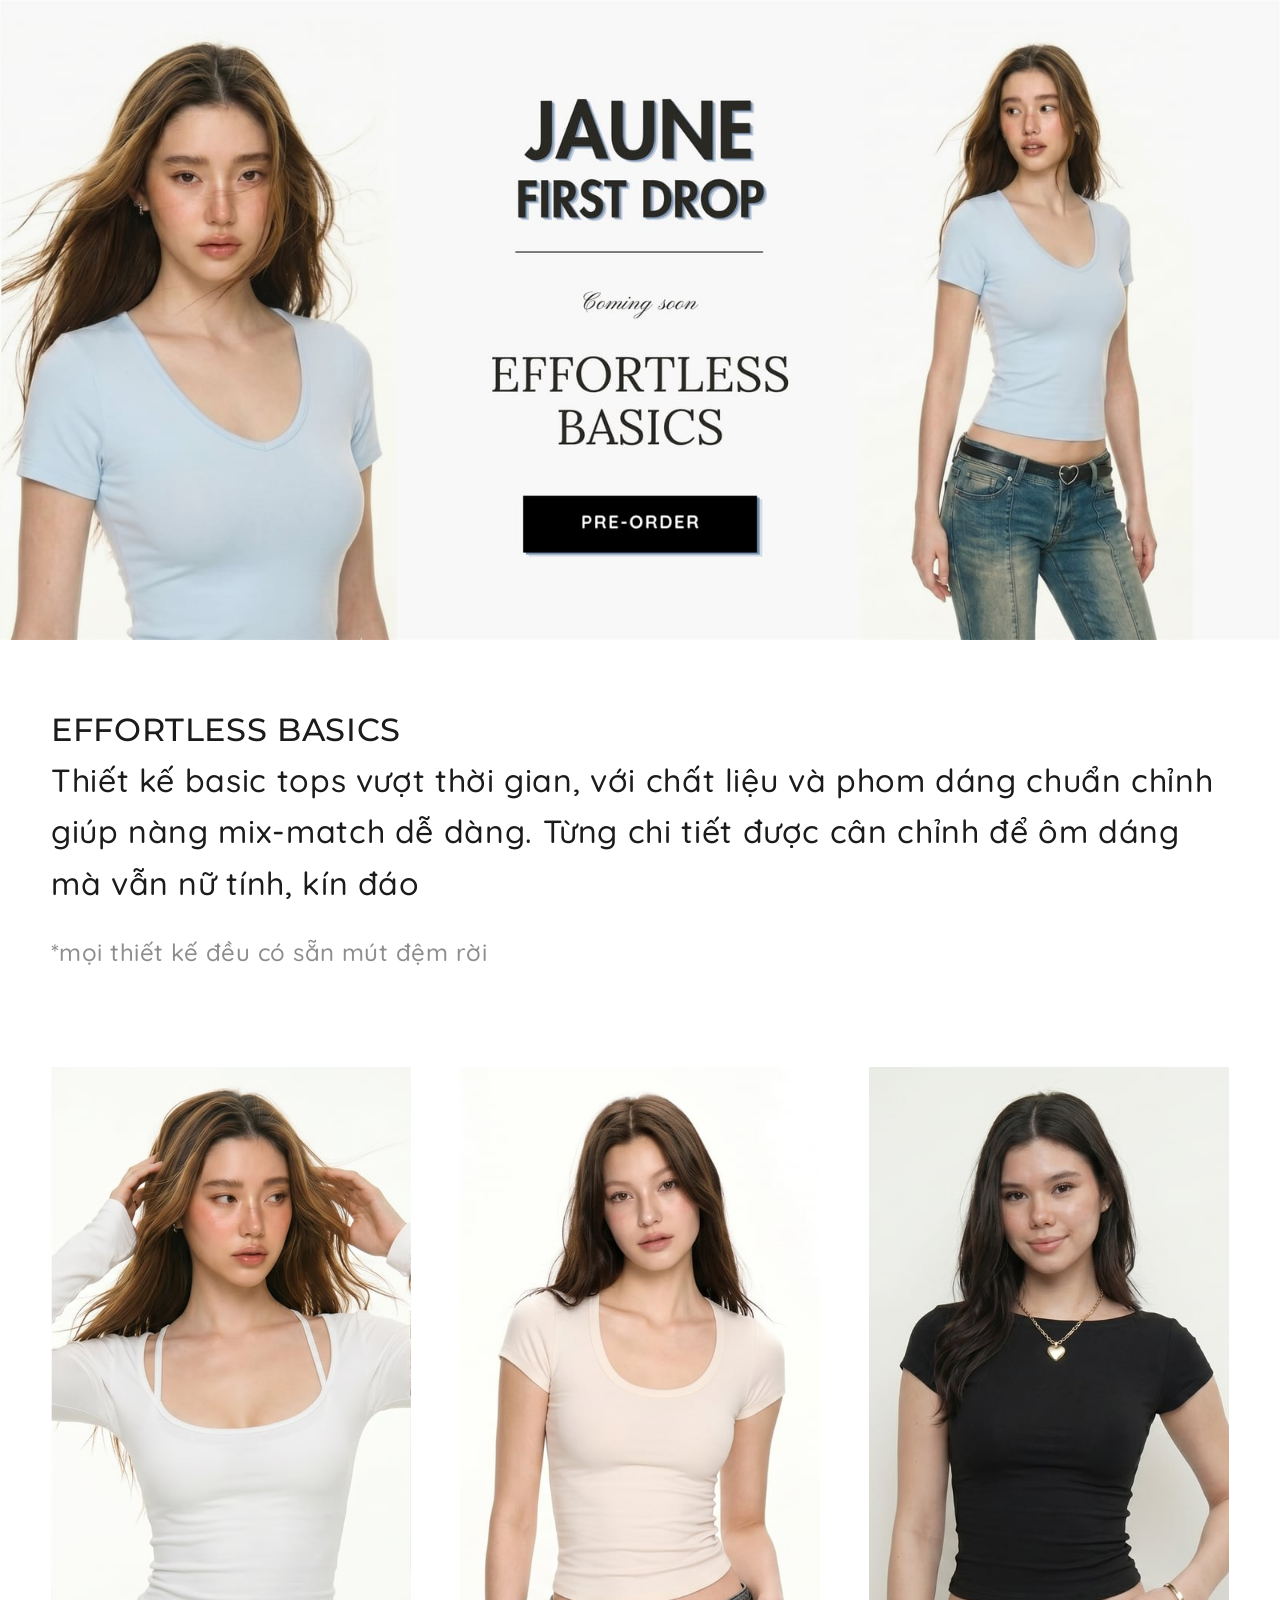
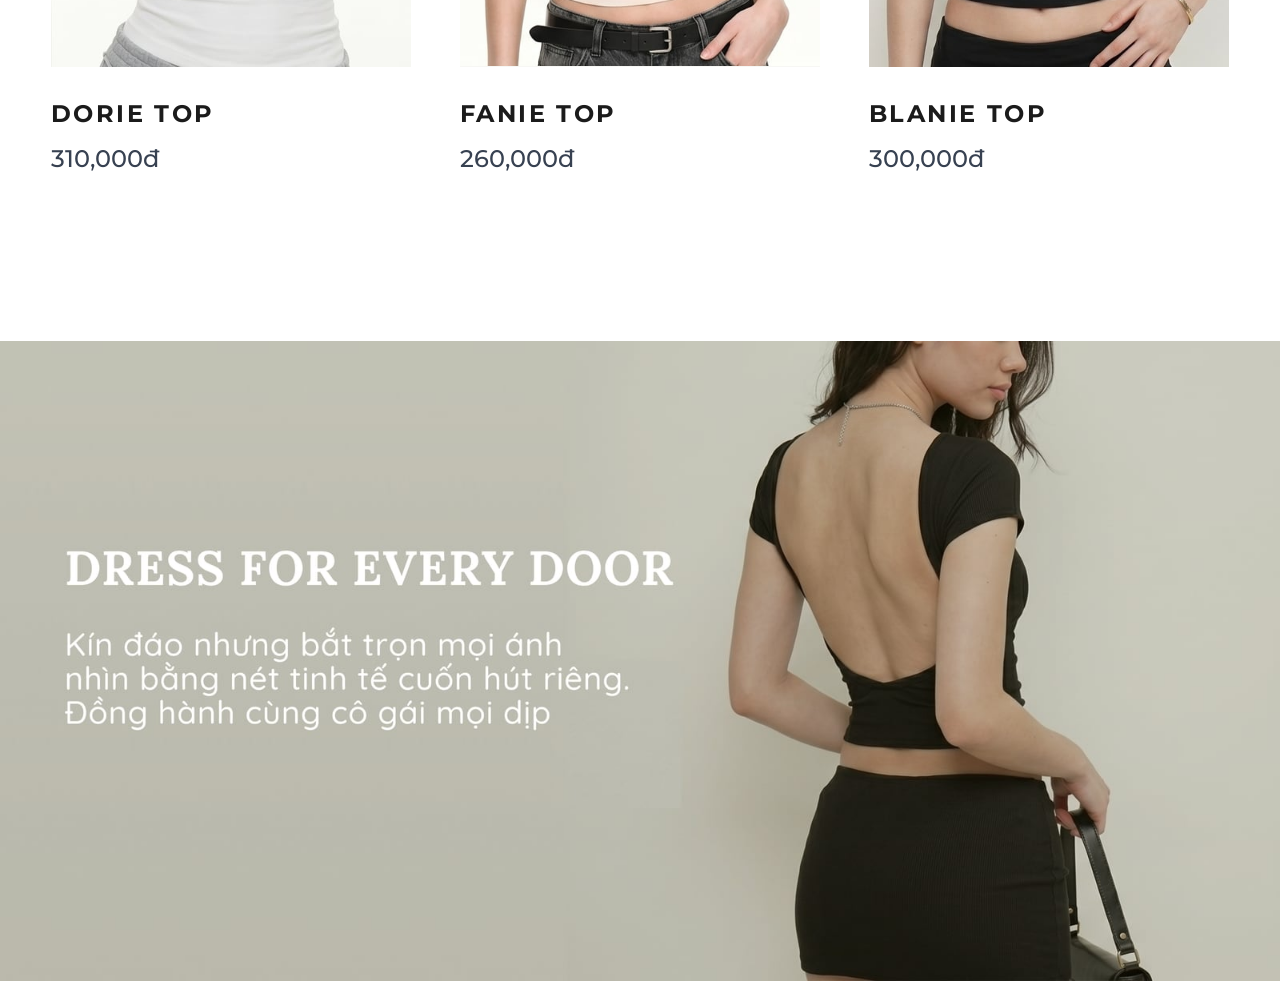
<file: index.html>
<!DOCTYPE html>
<html lang="en">
  <head>
    <meta charset="UTF-8">
    <meta name="viewport" content="width=device-width, initial-scale=1.0">
    <title>JAUNE | First Drop</title>
    <!-- Meta Pixel Code -->
    <script>
      !function(f,b,e,v,n,t,s)
      {if(f.fbq)return;n=f.fbq=function(){n.callMethod?
      n.callMethod.apply(n,arguments):n.queue.push(arguments)};
      if(!f._fbq)f._fbq=n;n.push=n;n.loaded=!0;n.version='2.0';
      n.queue=[];t=b.createElement(e);t.async=!0;
      t.src=v;s=b.getElementsByTagName(e)[0];
      s.parentNode.insertBefore(t,s)}(window, document,'script',
      'https://connect.facebook.net/en_US/fbevents.js');
      fbq('init', '1037757002113464');
      fbq('track', 'PageView');
    </script>
    <!-- End Meta Pixel Code -->
    <link rel="preconnect" href="https://fonts.googleapis.com">
    <link rel="preconnect" href="https://fonts.gstatic.com" crossorigin>
    <link rel="stylesheet" href="https://fonts.googleapis.com/css2?family=Montserrat:wght@400;600;700&family=Quicksand:wght@400;500&display=swap" media="print" onload="this.media='all'">
    <noscript><link rel="stylesheet" href="https://fonts.googleapis.com/css2?family=Montserrat:wght@400;600;700&family=Quicksand:wght@400;500&display=swap"></noscript>
    <link rel="preload" as="image" href="images/optimized/Head_banner_1-960.jpg" imagesrcset="images/optimized/Head_banner_1-960.jpg 960w, images/optimized/Head_banner_1-1600.jpg 1600w" imagesizes="100vw" fetchpriority="high">
    <link rel="stylesheet" href="style.css?v=20260621-2">
  </head>
  <body>
    <noscript><img height="1" width="1" style="display:none" src="https://www.facebook.com/tr?id=1037757002113464&amp;ev=PageView&amp;noscript=1" alt=""></noscript>
    <main>
      <!-- HERO -->
      <section class="hero" aria-label="JAUNE first drop">
        <img class="hero-banner media-image" src="images/optimized/Head_banner_1-960.jpg" srcset="images/optimized/Head_banner_1-960.jpg 960w, images/optimized/Head_banner_1-1600.jpg 1600w" sizes="100vw" width="1600" height="800" fetchpriority="high" decoding="sync" data-resilient-image alt="JAUNE first drop hero banner with models wearing effortless basic tops">
      </section>

      <!-- COLLECTION DESCRIPTION -->
      <section class="collection-intro" aria-labelledby="collection-title">
        <div class="text-block">
          <p id="collection-title" class="section-kicker">EFFORTLESS BASICS</p>
          <p>
            Thiết kế basic tops vượt thời gian, với chất liệu và phom dáng chuẩn chỉnh giúp nàng mix-match dễ dàng.
            Từng chi tiết được cân chỉnh để ôm dáng mà vẫn nữ tính, kín đáo
          </p>
          <p class="collection-note">*mọi thiết kế đều có sẵn mút đệm rời</p>
        </div>
      </section>

      <!-- PRODUCT GRID -->
      <section id="products" class="products" aria-label="Casual Line products">
        <div class="product-row">
          <a class="product-card" href="product-detail.html?product=dorie&amp;preview=20260621-2">
            <img class="product-image media-image" src="images/optimized/Dorie_top_0-480.jpg" srcset="images/optimized/Dorie_top_0-480.jpg 480w, images/optimized/Dorie_top_0-720.jpg 720w" sizes="(max-width: 767px) 72vw, 20vw" width="720" height="1200" loading="eager" decoding="async" data-resilient-image alt="DORIE TOP white fitted scoop neck top on model">
            <h2>DORIE TOP</h2>
            <p>310,000đ</p>
          </a>

          <a class="product-card" href="product-detail.html?product=fanie&amp;preview=20260621-2">
            <img class="product-image media-image" src="images/optimized/Fanie_top_0-480.jpg" srcset="images/optimized/Fanie_top_0-480.jpg 480w, images/optimized/Fanie_top_0-720.jpg 720w" sizes="(max-width: 767px) 72vw, 20vw" width="722" height="1200" loading="eager" decoding="async" data-resilient-image alt="FANIE TOP fitted ivory scoop neck top on model">
            <h2>FANIE TOP</h2>
            <p>260,000đ</p>
          </a>

          <a class="product-card" href="product-detail.html?product=blanie&amp;preview=20260621-2">
            <img class="product-image media-image" src="images/optimized/Blanie_top_0-480.jpg" srcset="images/optimized/Blanie_top_0-480.jpg 480w, images/optimized/Blanie_top_0-720.jpg 720w" sizes="(max-width: 767px) 72vw, 20vw" width="720" height="1200" loading="eager" decoding="async" data-resilient-image alt="BLANIE TOP black fitted crew neck top on model">
            <h2>BLANIE TOP</h2>
            <p>300,000đ</p>
          </a>

          <a class="product-card" href="product-detail.html?product=sarie&amp;preview=20260621-2">
            <img class="product-image media-image" src="images/optimized/Sarie_top_0-480.jpg" srcset="images/optimized/Sarie_top_0-480.jpg 480w, images/optimized/Sarie_top_0-720.jpg 720w" sizes="(max-width: 767px) 72vw, 20vw" width="720" height="1200" loading="eager" decoding="async" data-resilient-image alt="SARIE TOP white camisole on model in portrait product photo">
            <h2>SARIE TOP</h2>
            <p>230,000đ</p>
          </a>

          <a class="product-card" href="product-detail.html?product=babie&amp;preview=20260621-2">
            <img class="product-image media-image" src="images/optimized/Babie_top_0-480.jpg" srcset="images/optimized/Babie_top_0-480.jpg 480w, images/optimized/Babie_top_0-720.jpg 720w" sizes="(max-width: 767px) 72vw, 20vw" width="718" height="1200" loading="eager" decoding="async" data-resilient-image alt="BABIE TOP light blue fitted V-neck top on model">
            <h2>BABIE TOP</h2>
            <p>280,000đ</p>
          </a>
        </div>
      </section>

      <!-- BANNER -->
      <section class="banner" aria-labelledby="banner-title">
        <h2 id="banner-title" class="visually-hidden">DRESS FOR EVERY DOOR</h2>
        <img class="banner-full media-image" src="images/optimized/Head_banner_2-960.jpg" srcset="images/optimized/Head_banner_2-960.jpg 960w, images/optimized/Head_banner_2-1600.jpg 1600w" sizes="100vw" width="1600" height="800" loading="lazy" decoding="async" data-resilient-image alt="DRESS FOR EVERY DOOR campaign banner with model wearing a back-detail top">
      </section>
    </main>

    <!-- INTEREST FORM MODAL -->
    <div id="notify-modal" class="modal-overlay">
      <div class="modal-box" role="dialog" aria-modal="true" aria-labelledby="notify-modal-title">
        <div class="modal-header">
          <h2 id="notify-modal-title" class="modal-title">Nhận thông báo mở bán</h2>
          <button class="modal-close" type="button" onclick="closeNotifyModal()" aria-label="Đóng">✕</button>
        </div>

        <form id="notify-form">
          <div class="modal-body">
            <p class="modal-subtitle">Nhập thông tin để nhận thông báo ngay khi có hàng bạn nhé!</p>
            <div class="modal-product-tag" id="modal-product-name"></div>

            <div class="form-group">
              <select id="field-size" required>
                <option value="">Chọn size</option>
                <option value="S">Size S — V1 &lt;86, V2 &lt;70</option>
                <option value="M">Size M — V1 &lt;90, V2 &lt;75</option>
              </select>
            </div>

            <div class="form-group">
              <input type="text" id="field-name" required placeholder="Tên của bạn *">
            </div>

            <div class="form-group">
              <input type="email" id="field-email" required inputmode="email" enterkeyhint="done" autocomplete="email" pattern="^[A-Za-z0-9._%+-]+@gmail\.com(\.vn)?$" title="Email cần kết thúc bằng @gmail.com hoặc @gmail.com.vn" aria-describedby="field-email-error" aria-invalid="false" placeholder="Email *">
              <p id="field-email-error" class="form-error" role="alert" hidden></p>
            </div>

            <p class="privacy-note">Jaune cam kết sẽ không chia sẻ thông tin của bạn</p>
          </div>

          <div class="modal-footer">
            <button type="button" class="btn-submit" id="submit-btn">Hoàn tất</button>
          </div>
        </form>
      </div>
    </div>

    <!-- SUCCESS CONFIRMATION MODAL -->
    <div id="success-modal" class="modal-overlay">
      <div class="modal-box modal-box--success" role="dialog" aria-modal="true" aria-labelledby="success-modal-title">
        <button class="modal-close" type="button" onclick="closeSuccessModal()" aria-label="Đóng">✕</button>
        <p class="success-icon">✦</p>
        <h2 id="success-modal-title" class="modal-title">Đăng ký nhận thông báo thành công!</h2>
        <p class="modal-subtitle">
          Cảm ơn nàng đã kiên nhẫn chờ đợi Effortless Basics. Khi nào BST chính thức mở bán, tụi mình sẽ nhắn nàng
          đầu tiên để không bỏ lỡ item chân ái này nha.
        </p>
        <div class="countdown-bar">
          <div class="countdown-fill" id="countdown-fill"></div>
        </div>
        <button class="btn-submit" type="button" onclick="closeSuccessModal()">TIẾP TỤC TRẢI NGHIỆM</button>
      </div>
    </div>

    <script>
      (() => {
        const retryImage = (image) => {
          if (image.dataset.retrying === "true") return;

          image.dataset.retrying = "true";
          const src = image.getAttribute("src");
          const separator = src.includes("?") ? "&" : "?";
          image.removeAttribute("srcset");
          image.src = `${src}${separator}retry=${Date.now()}`;
        };

        const restoreHomeImages = () => {
          document.querySelectorAll("img[data-resilient-image]").forEach((image) => {
            if (image.complete && image.naturalWidth === 0) retryImage(image);
          });
        };

        document.querySelectorAll("img[data-resilient-image]").forEach((image) => {
          image.addEventListener("error", () => retryImage(image), { once: true });
        });
        window.addEventListener("pageshow", () => requestAnimationFrame(restoreHomeImages));
      })();
    </script>
    <script src="airtable.js?v=20260625-1"></script>
  </body>
</html>
</file>
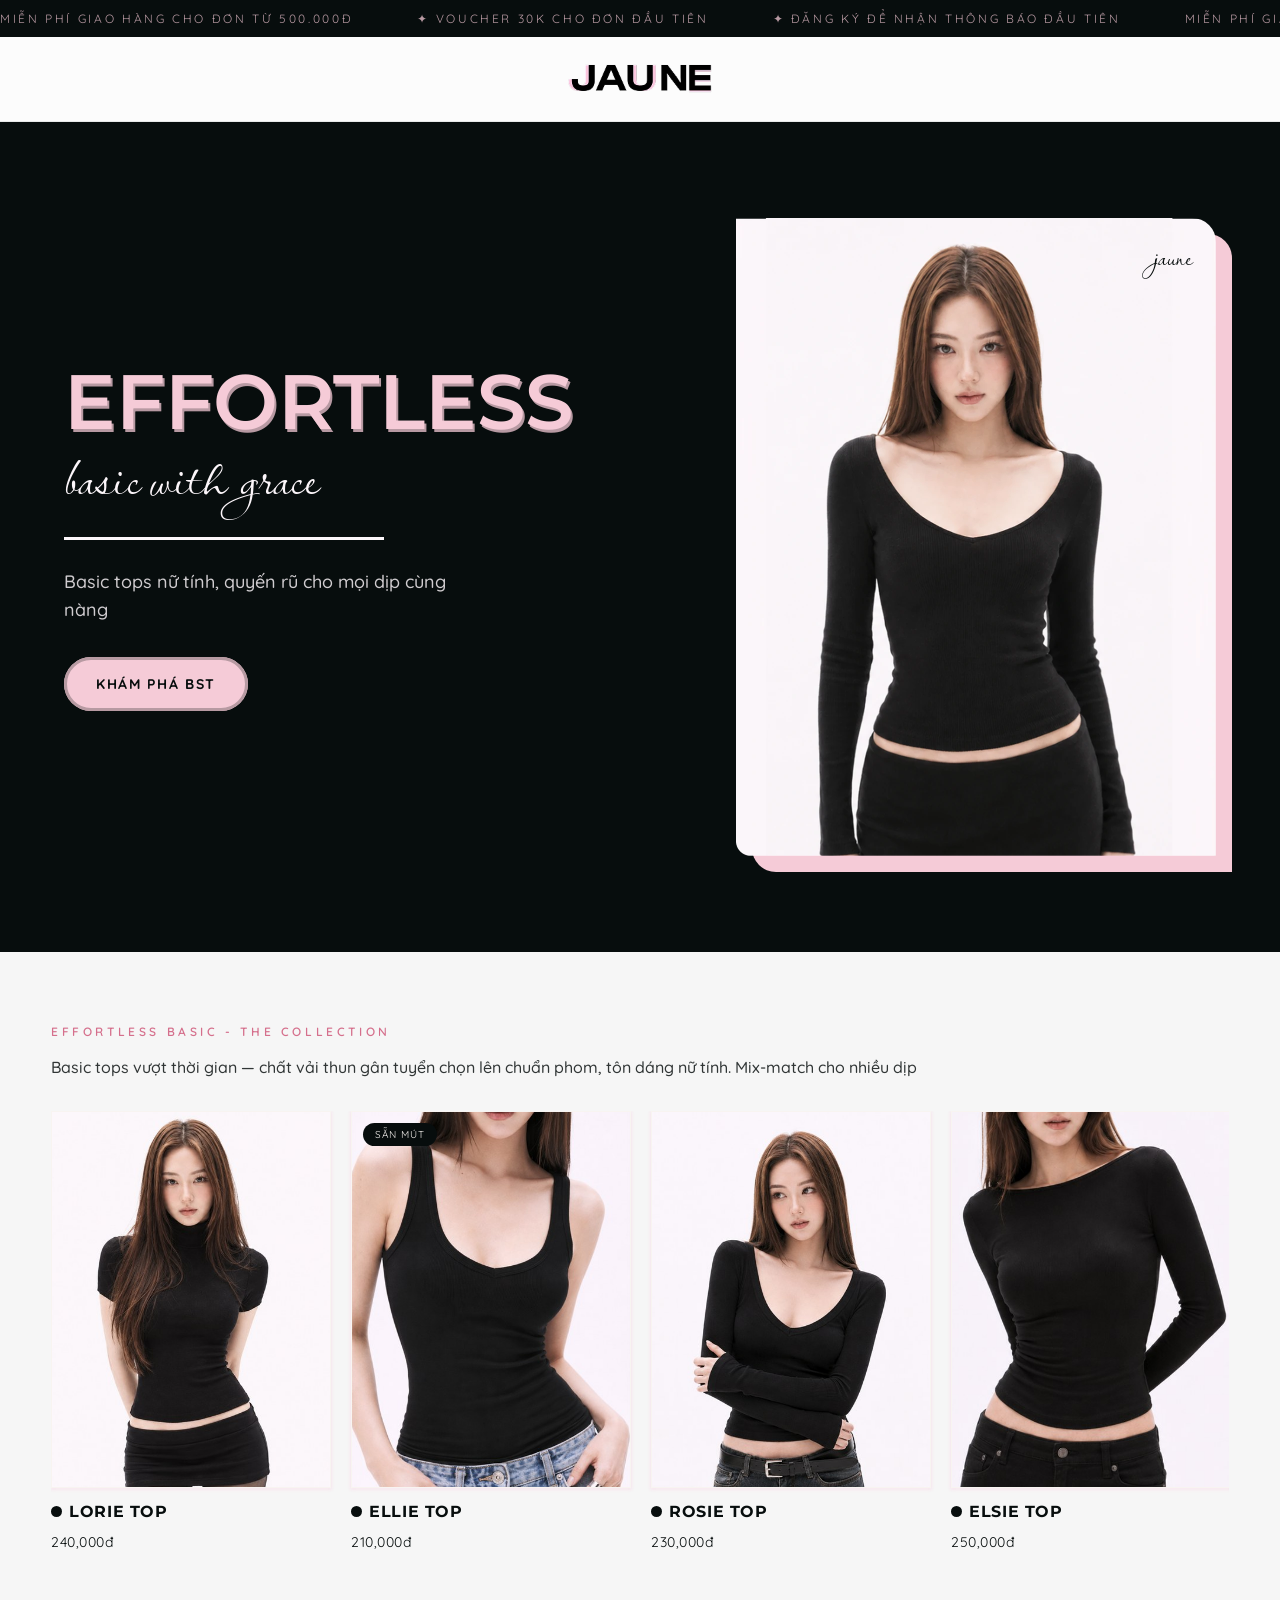
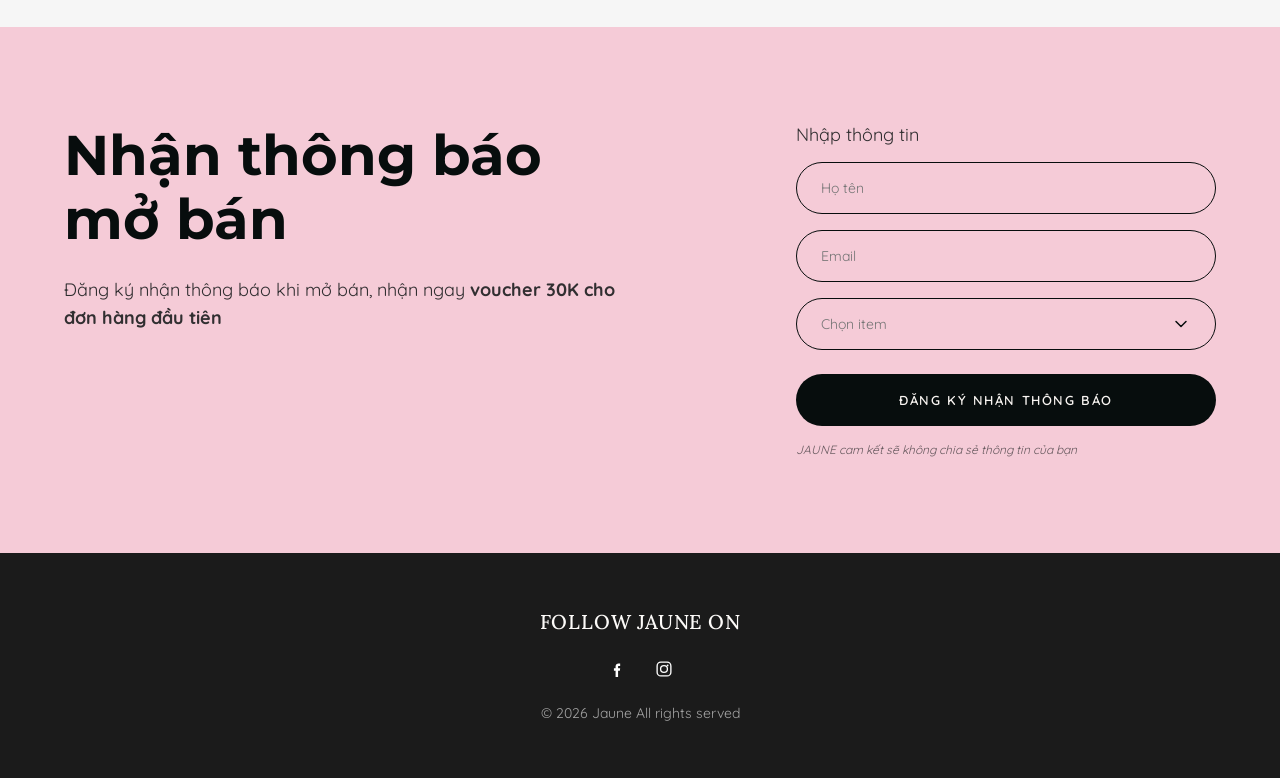
<file: v2/index.html>
<!DOCTYPE html>
<html lang="vi">
  <head>
    <meta charset="UTF-8">
    <meta name="viewport" content="width=device-width, initial-scale=1.0">
    <title>JAUNE | Second Drop (v2 preview)</title>
    <!-- Meta Pixel Code -->
    <script>
      !function(f,b,e,v,n,t,s)
      {if(f.fbq)return;n=f.fbq=function(){n.callMethod?
      n.callMethod.apply(n,arguments):n.queue.push(arguments)};
      if(!f._fbq)f._fbq=n;n.push=n;n.loaded=!0;n.version='2.0';
      n.queue=[];t=b.createElement(e);t.async=!0;
      t.src=v;s=b.getElementsByTagName(e)[0];
      s.parentNode.insertBefore(t,s)}(window, document,'script',
      'https://connect.facebook.net/en_US/fbevents.js');
      fbq('init', '1037757002113464');
      fbq('track', 'PageView');
    </script>
    <!-- End Meta Pixel Code -->
    <link rel="preconnect" href="https://fonts.googleapis.com">
    <link rel="preconnect" href="https://fonts.gstatic.com" crossorigin>
    <link rel="stylesheet" href="https://fonts.googleapis.com/css2?family=Lavishly+Yours&family=Lora:wght@500&family=Montserrat:wght@400;600;700&family=Public+Sans:wght@700&family=Quicksand:wght@400;500;600;700&display=swap" media="print" onload="this.media='all'">
    <noscript><link rel="stylesheet" href="https://fonts.googleapis.com/css2?family=Lavishly+Yours&family=Lora:wght@500&family=Montserrat:wght@400;600;700&family=Public+Sans:wght@700&family=Quicksand:wght@400;500;600;700&display=swap"></noscript>
    <!-- Clash Display is not on Google Fonts — served via Fontshare for this v2 preview -->
    <link rel="stylesheet" href="https://api.fontshare.com/v2/css?f[]=clash-display@600&display=swap" media="print" onload="this.media='all'">
    <noscript><link rel="stylesheet" href="https://api.fontshare.com/v2/css?f[]=clash-display@600&display=swap"></noscript>
    <link rel="stylesheet" href="style.css?v=20260706-2">
  </head>
  <body>
    <noscript><img height="1" width="1" style="display:none" src="https://www.facebook.com/tr?id=1037757002113464&amp;ev=PageView&amp;noscript=1" alt=""></noscript>

    <!-- PROMO TICKER -->
    <div class="v2-ticker" aria-label="JAUNE promotions">
      <div class="v2-ticker-track">
        <span class="v2-ticker-item">Miễn phí giao hàng cho đơn từ 500.000đ</span>
        <span class="v2-ticker-item">✦ Voucher 30K cho đơn đầu tiên</span>
        <span class="v2-ticker-item">✦ Đăng ký để nhận thông báo đầu tiên</span>
        <span class="v2-ticker-item" aria-hidden="true">Miễn phí giao hàng cho đơn từ 500.000đ</span>
        <span class="v2-ticker-item" aria-hidden="true">✦ Voucher 30K cho đơn đầu tiên</span>
        <span class="v2-ticker-item" aria-hidden="true">✦ Đăng ký để nhận thông báo đầu tiên</span>
      </div>
    </div>

    <!-- HEADER -->
    <header class="v2-header">
      <img class="v2-header-logo" src="images/optimized/logo.webp" alt="JAUNE" width="144" height="48">
    </header>

    <main>
      <!-- HERO -->
      <section class="v2-hero" aria-label="JAUNE effortless basics">
        <div class="v2-hero-content">
          <h1 class="v2-hero-heading">EFFORTLESS</h1>
          <p class="v2-hero-script">basic with grace</p>
          <span class="v2-hero-divider" aria-hidden="true"></span>
          <p class="v2-hero-text">Basic tops nữ tính, quyến rũ cho mọi dịp cùng nàng</p>
          <a class="v2-hero-cta" href="#products">Khám phá BST</a>
        </div>
        <div class="v2-hero-media">
          <div class="v2-hero-media-decor" aria-hidden="true"></div>
          <img class="v2-hero-media-image" src="images/optimized/hero-960.webp" alt="JAUNE effortless basics hero" width="960" height="1275" loading="eager" decoding="sync" fetchpriority="high">
          <span class="v2-hero-wordmark">jaune</span>
        </div>
      </section>

      <!-- COLLECTION -->
      <section id="products" class="v2-collection" aria-label="Casual Line products">
        <p class="v2-collection-kicker" id="v2-collection-title">EFFORTLESS BASIC - THE COLLECTION</p>
        <p class="v2-collection-text">
          Basic tops vượt thời gian — chất vải thun gân tuyển chọn lên chuẩn phom, tôn dáng nữ tính. Mix-match cho nhiều dịp
        </p>

        <div class="v2-product-row">
          <a class="v2-product-card" href="product-detail.html?product=lorie">
            <span class="v2-product-image-wrap">
              <img class="v2-product-image" src="images/optimized/Lorie_0-480.jpg" srcset="images/optimized/Lorie_0-480.jpg 480w, images/optimized/Lorie_0-720.jpg 720w" sizes="(max-width: 767px) 72vw, 20vw" width="720" height="954" loading="eager" decoding="async" data-resilient-image alt="LORIE TOP">
            </span>
            <span class="v2-product-name"><span class="v2-product-dot" aria-hidden="true"></span>LORIE TOP</span>
            <span class="v2-product-price">240,000đ</span>
          </a>

          <a class="v2-product-card" href="product-detail.html?product=ellie">
            <span class="v2-product-image-wrap">
              <img class="v2-product-image" src="images/optimized/Ellie_0-480.jpg" srcset="images/optimized/Ellie_0-480.jpg 480w, images/optimized/Ellie_0-720.jpg 720w" sizes="(max-width: 767px) 72vw, 20vw" width="720" height="1014" loading="eager" decoding="async" data-resilient-image alt="ELLIE TOP">
              <span class="v2-product-badge">Sẵn mút</span>
            </span>
            <span class="v2-product-name"><span class="v2-product-dot" aria-hidden="true"></span>ELLIE TOP</span>
            <span class="v2-product-price">210,000đ</span>
          </a>

          <a class="v2-product-card" href="product-detail.html?product=rosie">
            <span class="v2-product-image-wrap">
              <img class="v2-product-image" src="images/optimized/Rosie_0-480.jpg" srcset="images/optimized/Rosie_0-480.jpg 480w, images/optimized/Rosie_0-720.jpg 720w" sizes="(max-width: 767px) 72vw, 20vw" width="720" height="966" loading="eager" decoding="async" data-resilient-image alt="ROSIE TOP">
            </span>
            <span class="v2-product-name"><span class="v2-product-dot" aria-hidden="true"></span>ROSIE TOP</span>
            <span class="v2-product-price">230,000đ</span>
          </a>

          <a class="v2-product-card" href="product-detail.html?product=elsie">
            <span class="v2-product-image-wrap">
              <img class="v2-product-image" src="images/optimized/Elsie_0-480.jpg" srcset="images/optimized/Elsie_0-480.jpg 480w, images/optimized/Elsie_0-720.jpg 720w" sizes="(max-width: 767px) 72vw, 20vw" width="720" height="958" loading="eager" decoding="async" data-resilient-image alt="ELSIE TOP">
            </span>
            <span class="v2-product-name"><span class="v2-product-dot" aria-hidden="true"></span>ELSIE TOP</span>
            <span class="v2-product-price">250,000đ</span>
          </a>

          <a class="v2-product-card" href="product-detail.html?product=julie">
            <span class="v2-product-image-wrap">
              <img class="v2-product-image" src="images/optimized/Julie_0-480.jpg" srcset="images/optimized/Julie_0-480.jpg 480w, images/optimized/Julie_0-720.jpg 720w" sizes="(max-width: 767px) 72vw, 20vw" width="720" height="967" loading="eager" decoding="async" data-resilient-image alt="JULIE TOP">
              <span class="v2-product-badge">Sẵn mút</span>
            </span>
            <span class="v2-product-name"><span class="v2-product-dot" aria-hidden="true"></span>JULIE TOP</span>
            <span class="v2-product-price">240,000đ</span>
          </a>

          <a class="v2-product-card" href="product-detail.html?product=blanie">
            <span class="v2-product-image-wrap">
              <img class="v2-product-image" src="images/optimized/Blanie_0-480.jpg" srcset="images/optimized/Blanie_0-480.jpg 480w, images/optimized/Blanie_0-720.jpg 720w" sizes="(max-width: 767px) 72vw, 20vw" width="720" height="967" loading="eager" decoding="async" data-resilient-image alt="BLANIE TOP">
            </span>
            <span class="v2-product-name"><span class="v2-product-dot" aria-hidden="true"></span>BLANIE TOP</span>
            <span class="v2-product-price">230,000đ</span>
          </a>

          <a class="v2-product-card" href="product-detail.html?product=farie">
            <span class="v2-product-image-wrap">
              <img class="v2-product-image" src="images/optimized/Farie_0-480.jpg" srcset="images/optimized/Farie_0-480.jpg 480w, images/optimized/Farie_0-720.jpg 720w" sizes="(max-width: 767px) 72vw, 20vw" width="720" height="969" loading="eager" decoding="async" data-resilient-image alt="FARIE TOP">
              <span class="v2-product-badge">Sẵn mút</span>
            </span>
            <span class="v2-product-name"><span class="v2-product-dot" aria-hidden="true"></span>FARIE TOP</span>
            <span class="v2-product-price">250,000đ</span>
          </a>

        </div>
      </section>

      <!-- NOTIFY -->
      <section id="notify" class="v2-notify" aria-labelledby="v2-notify-title">
        <div class="v2-notify-copy">
          <h2 id="v2-notify-title" class="v2-notify-heading">Nhận thông báo mở bán</h2>
          <p class="v2-notify-text">
            Đăng ký nhận thông báo khi mở bán, nhận ngay
            <strong>voucher 30K cho đơn hàng đầu tiên</strong>
          </p>
        </div>

        <form class="v2-notify-form" id="notify-form">
          <p class="v2-notify-form-label">Nhập thông tin</p>

          <div class="v2-notify-field">
            <input type="text" id="field-name" required placeholder="Họ tên">
          </div>

          <div class="v2-notify-field">
            <input type="email" id="field-email" required inputmode="email" enterkeyhint="done" autocomplete="email" pattern="^[A-Za-z0-9._%+-]+@gmail\.com(\.vn)?$" title="Email cần kết thúc bằng @gmail.com hoặc @gmail.com.vn" aria-describedby="field-email-error" aria-invalid="false" placeholder="Email">
            <p id="field-email-error" class="v2-notify-error" role="alert" hidden></p>
          </div>

          <button type="button" class="v2-notify-field v2-notify-select" id="v2-field-item-trigger" aria-haspopup="dialog">
            <span id="v2-field-item-label">Chọn item</span>
            <svg class="v2-notify-select-chevron" viewBox="0 0 24 24" aria-hidden="true">
              <path d="M6 9l6 6 6-6"/>
            </svg>
          </button>

          <button type="button" class="v2-notify-submit" id="submit-btn">Đăng ký nhận thông báo</button>

          <p class="v2-notify-privacy">JAUNE cam kết sẽ không chia sẻ thông tin của bạn</p>
        </form>
      </section>
    </main>

    <!-- ITEM + SIZE POPUP -->
    <div class="v2-modal-overlay" id="item-modal">
      <div class="v2-modal-box" role="dialog" aria-modal="true" aria-labelledby="item-modal-title">
        <div class="v2-modal-header">
          <h2 id="item-modal-title" class="v2-modal-title">Chọn item nàng muốn nhận thông báo</h2>
          <button type="button" class="v2-modal-close" id="item-modal-close" aria-label="Đóng">
            <svg viewBox="0 0 24 24" aria-hidden="true"><path d="M6 6l12 12M18 6L6 18" stroke="currentColor" stroke-width="2" stroke-linecap="round" fill="none"/></svg>
          </button>
        </div>
        <hr class="v2-modal-divider">
        <div class="v2-modal-body">
          <img class="v2-modal-image" id="item-modal-image" src="images/optimized/Lorie_0-480.jpg" alt="Ảnh sản phẩm">
          <div class="v2-modal-fields">
            <div class="v2-modal-select-wrap">
              <select class="v2-modal-select" id="item-modal-product">
                <option value="lorie">LORIE TOP</option>
                <option value="ellie">ELLIE TOP</option>
                <option value="rosie">ROSIE TOP</option>
                <option value="elsie">ELSIE TOP</option>
                <option value="julie">JULIE TOP</option>
                <option value="blanie">BLANIE TOP</option>
                <option value="farie">FARIE TOP</option>
              </select>
            </div>
            <div class="v2-modal-select-wrap">
              <select class="v2-modal-select" id="field-size">
                <option value="S">Size S — V1 &lt;86, V2 &lt;70</option>
                <option value="M">Size M — V1 &lt;90, V2 &lt;75</option>
              </select>
            </div>
          </div>
        </div>
        <hr class="v2-modal-divider">
        <div class="v2-modal-footer">
          <button type="button" class="v2-modal-confirm" id="item-modal-confirm">Xác nhận</button>
        </div>
      </div>
    </div>

    <!-- SUCCESS CONFIRMATION MODAL -->
    <div id="success-modal" class="modal-overlay">
      <div class="modal-box modal-box--success" role="dialog" aria-modal="true" aria-labelledby="success-modal-title">
        <button class="modal-close" type="button" onclick="closeSuccessModal()" aria-label="Đóng">✕</button>
        <p class="success-icon">✦</p>
        <h2 id="success-modal-title" class="modal-title">Đăng ký nhận thông báo thành công!</h2>
        <p class="modal-subtitle">
          Cảm ơn nàng đã kiên nhẫn chờ đợi Effortless Basics. Khi nào BST chính thức mở bán, tụi mình sẽ nhắn nàng
          đầu tiên để không bỏ lỡ item chân ái này nha.
        </p>
        <div class="countdown-bar">
          <div class="countdown-fill" id="countdown-fill"></div>
        </div>
        <button class="btn-submit" type="button" onclick="closeSuccessModal()">TIẾP TỤC TRẢI NGHIỆM</button>
      </div>
    </div>

    <!-- FOOTER -->
    <footer class="v2-footer">
      <p class="v2-footer-heading">Follow JAUNE on</p>
      <div class="v2-footer-social">
        <a class="v2-footer-icon" href="https://web.facebook.com/profile.php?id=61591147861357" target="_blank" rel="noopener noreferrer" aria-label="JAUNE trên Facebook">
          <svg viewBox="0 0 24 24" aria-hidden="true"><path d="M15 8.5h2V5.5h-2c-1.93 0-3.5 1.57-3.5 3.5v2H9.5v3H11.5v7.5h3V14h2.13l.37-3H14.5v-2c0-.28.22-.5.5-.5Z"/></svg>
        </a>
        <a class="v2-footer-icon" href="https://www.instagram.com/jaune.for.girl/" target="_blank" rel="noopener noreferrer" aria-label="JAUNE trên Instagram">
          <svg viewBox="0 0 24 24" aria-hidden="true"><rect x="3.75" y="3.75" width="16.5" height="16.5" rx="4.5" fill="none" stroke="currentColor" stroke-width="1.6"/><circle cx="12" cy="12" r="4.1" fill="none" stroke="currentColor" stroke-width="1.6"/><circle cx="16.35" cy="7.65" r="1.05"/></svg>
        </a>
      </div>
      <p class="v2-footer-copyright">© 2026 Jaune All rights served</p>
    </footer>

    <script>
      (() => {
        const retryImage = (image) => {
          if (image.dataset.retrying === "true") return;

          image.dataset.retrying = "true";
          const src = image.getAttribute("src");
          const separator = src.includes("?") ? "&" : "?";
          image.removeAttribute("srcset");
          image.src = `${src}${separator}retry=${Date.now()}`;
        };

        const restoreHomeImages = () => {
          document.querySelectorAll("img[data-resilient-image]").forEach((image) => {
            if (image.complete && image.naturalWidth === 0) retryImage(image);
          });
        };

        document.querySelectorAll("img[data-resilient-image]").forEach((image) => {
          image.addEventListener("error", () => retryImage(image), { once: true });
        });
        window.addEventListener("pageshow", () => requestAnimationFrame(restoreHomeImages));
      })();
    </script>
    <script src="airtable.js?v=20260706-2"></script>
    <script>
      (() => {
        const itemModal = document.getElementById("item-modal");
        const itemModalImage = document.getElementById("item-modal-image");
        const itemTrigger = document.getElementById("v2-field-item-trigger");
        const itemTriggerLabel = document.getElementById("v2-field-item-label");
        const itemProductSelect = document.getElementById("item-modal-product");
        const itemSizeSelect = document.getElementById("field-size");
        const itemConfirmButton = document.getElementById("item-modal-confirm");
        const itemCloseButton = document.getElementById("item-modal-close");
        const notifyForm = document.getElementById("notify-form");
        const submitButton = document.getElementById("submit-btn");

        function updateModalImage() {
          const slug = itemProductSelect.value;
          const folder = slug.charAt(0).toUpperCase() + slug.slice(1);
          itemModalImage.src = `images/optimized/${folder}_0-480.jpg`;
          itemModalImage.alt = `Ảnh ${(window.JAUNE_PRODUCTS || {})[slug]?.name || slug}`;
        }

        function openItemModal() {
          updateModalImage();
          itemModal.classList.add("active");
        }

        function closeItemModal() {
          itemModal.classList.remove("active");
        }

        itemTrigger.addEventListener("click", openItemModal);
        itemCloseButton.addEventListener("click", closeItemModal);
        itemProductSelect.addEventListener("change", updateModalImage);
        itemModal.addEventListener("click", (event) => {
          if (event.target === itemModal) closeItemModal();
        });

        itemConfirmButton.addEventListener("click", () => {
          const product = (window.JAUNE_PRODUCTS || {})[itemProductSelect.value];
          if (!product) return;

          notifyForm.dataset.product = product.name;
          notifyForm.dataset.productSlug = product.slug;
          notifyForm.dataset.price = product.price;

          itemTriggerLabel.textContent = `${product.name} · Size ${itemSizeSelect.value}`;
          itemTrigger.classList.add("has-value");
          submitButton.disabled = false;
          closeItemModal();
        });

        window.openItemModal = openItemModal;
      })();
    </script>
    <script>
      (() => {
        const STORAGE_KEY = "jaune-v2-last-viewed-item";
        const productRow = document.querySelector(".v2-product-row");
        if (!productRow) return;

        function readLastViewedSlug() {
          try {
            return sessionStorage.getItem(STORAGE_KEY);
          } catch {
            return null;
          }
        }

        function writeLastViewedSlug(slug) {
          try {
            sessionStorage.setItem(STORAGE_KEY, slug);
          } catch {
            // ignore storage errors (e.g. private browsing)
          }
        }

        productRow.querySelectorAll(".v2-product-card").forEach((card) => {
          card.addEventListener("click", () => {
            const slug = new URL(card.href).searchParams.get("product");
            if (slug) writeLastViewedSlug(slug);
          });
        });

        const lastViewedSlug = readLastViewedSlug();
        if (!lastViewedSlug) return;

        const targetCard = productRow.querySelector(`a[href*="product=${lastViewedSlug}"]`);
        if (targetCard) {
          targetCard.scrollIntoView({ inline: "center", block: "nearest", behavior: "instant" });
        }
      })();
    </script>
  </body>
</html>
</file>
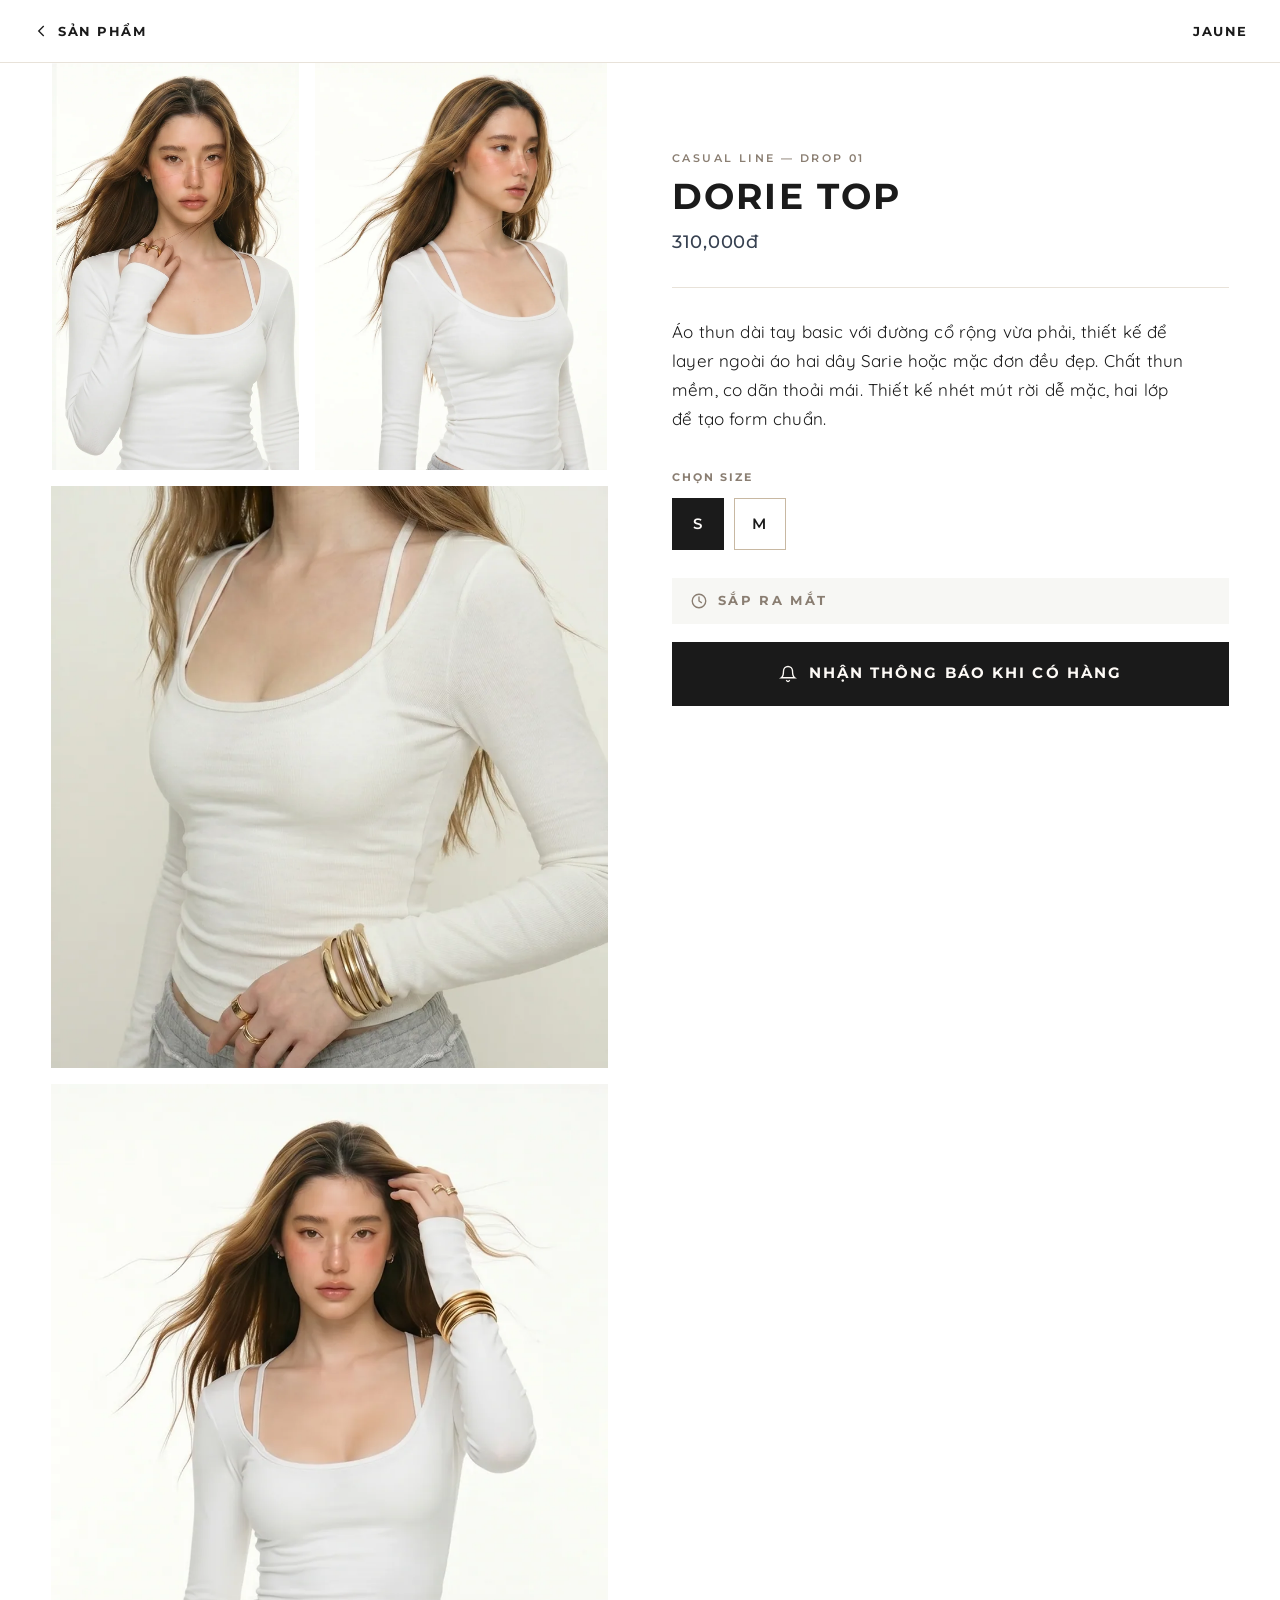
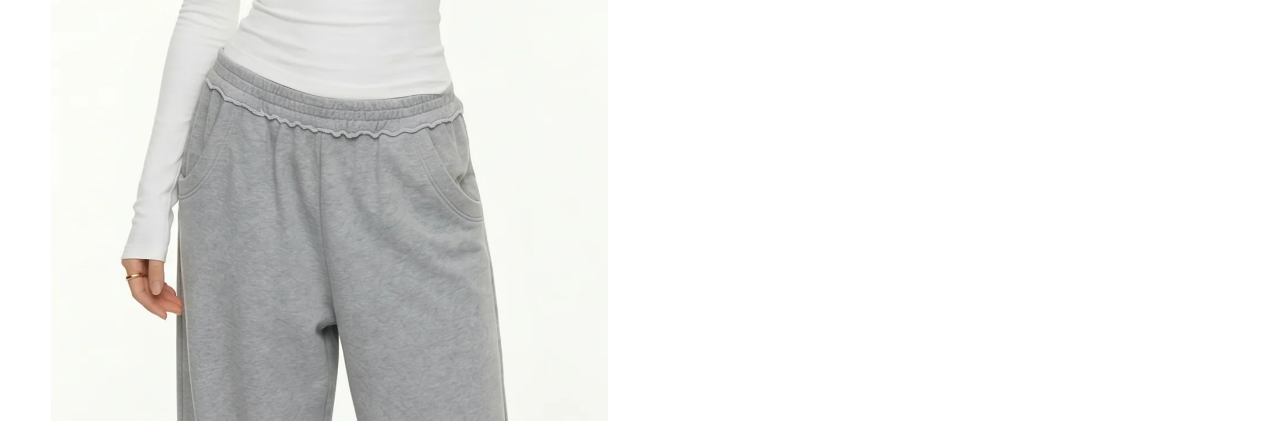
<file: product-detail.html>
<!DOCTYPE html>
<html lang="vi">
  <head>
    <meta charset="UTF-8">
    <meta name="viewport" content="width=device-width, initial-scale=1.0">
    <title>JAUNE | Product Detail</title>
    <!-- Meta Pixel Code -->
    <script>
      !function(f,b,e,v,n,t,s)
      {if(f.fbq)return;n=f.fbq=function(){n.callMethod?
      n.callMethod.apply(n,arguments):n.queue.push(arguments)};
      if(!f._fbq)f._fbq=n;n.push=n;n.loaded=!0;n.version='2.0';
      n.queue=[];t=b.createElement(e);t.async=!0;
      t.src=v;s=b.getElementsByTagName(e)[0];
      s.parentNode.insertBefore(t,s)}(window, document,'script',
      'https://connect.facebook.net/en_US/fbevents.js');
      fbq('init', '1037757002113464');
      fbq('track', 'PageView');
    </script>
    <!-- End Meta Pixel Code -->
    <link rel="preconnect" href="https://fonts.googleapis.com">
    <link rel="preconnect" href="https://fonts.gstatic.com" crossorigin>
    <link rel="stylesheet" href="https://fonts.googleapis.com/css2?family=Montserrat:wght@400;600;700&family=Quicksand:wght@400;500&display=swap" media="print" onload="this.media='all'">
    <noscript><link rel="stylesheet" href="https://fonts.googleapis.com/css2?family=Montserrat:wght@400;600;700&family=Quicksand:wght@400;500&display=swap"></noscript>
    <script>
      (() => {
        const product = new URLSearchParams(window.location.search).get("product") || "dorie";
        const firstImages = {
          dorie: "Dorie_top_1",
          fanie: "Fanie_top_1",
          blanie: "Blanie_top_1",
          sarie: "Sarie_top_1",
          babie: "Babie_top_1-20260621"
        };
        const imageName = firstImages[product] || firstImages.dorie;
        const preload = document.createElement("link");
        preload.rel = "preload";
        preload.as = "image";
        preload.href = `images/optimized/${imageName}-960.webp`;
        preload.setAttribute("imagesrcset", `images/optimized/${imageName}-960.webp 960w, images/optimized/${imageName}-1440.webp 1440w`);
        preload.setAttribute("imagesizes", "(max-width: 767px) calc(100vw - 48px), 680px");
        preload.setAttribute("fetchpriority", "high");
        document.head.appendChild(preload);
      })();
    </script>
    <link rel="stylesheet" href="style.css?v=20260621-2">
  </head>
  <body id="product-detail-page">
    <noscript><img height="1" width="1" style="display:none" src="https://www.facebook.com/tr?id=1037757002113464&amp;ev=PageView&amp;noscript=1" alt=""></noscript>
    <header class="detail-header" aria-label="Product detail navigation">
      <a class="detail-back" href="index.html?preview=20260621-2#products" aria-label="Quay lại danh sách sản phẩm">
        <svg viewBox="0 0 24 24" aria-hidden="true">
          <path d="M15 18 9 12l6-6"/>
        </svg>
        Sản phẩm
      </a>
      <a class="detail-brand" href="index.html?preview=20260621-2" aria-label="JAUNE home">JAUNE</a>
    </header>

    <main class="detail-wrap">
      <section id="detail-gallery" class="detail-gallery" aria-label="Product photos"></section>

      <section class="detail-info" aria-labelledby="detail-name">
        <p class="detail-kicker">Casual Line — Drop 01</p>
        <h1 id="detail-name" class="detail-name"></h1>
        <p id="detail-price" class="detail-price"></p>
        <hr class="detail-divider">
        <p id="detail-description" class="detail-description"></p>

        <p class="detail-size-label">Chọn size</p>
        <div id="detail-sizes" class="detail-sizes" aria-label="Chọn size"></div>

        <div class="detail-badge">
          <svg viewBox="0 0 24 24" aria-hidden="true">
            <circle cx="12" cy="12" r="9"/>
            <path d="M12 7v5l3 2"/>
          </svg>
          Sắp ra mắt
        </div>

        <button id="detail-cta" class="detail-cta" type="button">
          <svg viewBox="0 0 24 24" aria-hidden="true">
            <path d="M18 8A6 6 0 0 0 6 8c0 7-3 9-3 9h18s-3-2-3-9"/>
            <path d="M13.73 21a2 2 0 0 1-3.46 0"/>
          </svg>
          Nhận thông báo khi có hàng
        </button>
      </section>
    </main>

    <!-- INTEREST FORM MODAL -->
    <div id="notify-modal" class="modal-overlay">
      <div class="modal-box" role="dialog" aria-modal="true" aria-labelledby="notify-modal-title">
        <div class="modal-header">
          <h2 id="notify-modal-title" class="modal-title">Nhận thông báo mở bán</h2>
          <button class="modal-close" type="button" onclick="closeNotifyModal()" aria-label="Đóng">✕</button>
        </div>

        <form id="notify-form">
          <div class="modal-body">
            <p class="modal-subtitle">Nhập thông tin để nhận thông báo ngay khi có hàng bạn nhé!</p>
            <div class="modal-product-tag" id="modal-product-name"></div>

            <div class="form-group">
              <select id="field-size" required>
                <option value="">Chọn size</option>
                <option value="S">Size S — V1 &lt;86, V2 &lt;70</option>
                <option value="M">Size M — V1 &lt;90, V2 &lt;75</option>
              </select>
            </div>

            <div class="form-group">
              <input type="text" id="field-name" required placeholder="Tên của bạn *">
            </div>

            <div class="form-group">
              <input type="email" id="field-email" required inputmode="email" enterkeyhint="done" autocomplete="email" pattern="^[A-Za-z0-9._%+-]+@gmail\.com(\.vn)?$" title="Email cần kết thúc bằng @gmail.com hoặc @gmail.com.vn" aria-describedby="field-email-error" aria-invalid="false" placeholder="Email *">
              <p id="field-email-error" class="form-error" role="alert" hidden></p>
            </div>

            <p class="privacy-note">Jaune cam kết sẽ không chia sẻ thông tin của bạn</p>
          </div>

          <div class="modal-footer">
            <button type="button" class="btn-submit" id="submit-btn">Hoàn tất</button>
          </div>
        </form>
      </div>
    </div>

    <!-- SUCCESS CONFIRMATION MODAL -->
    <div id="success-modal" class="modal-overlay">
      <div class="modal-box modal-box--success" role="dialog" aria-modal="true" aria-labelledby="success-modal-title">
        <button class="modal-close" type="button" onclick="closeSuccessModal()" aria-label="Đóng">✕</button>
        <p class="success-icon">✦</p>
        <h2 id="success-modal-title" class="modal-title">Đăng ký nhận thông báo thành công!</h2>
        <p class="modal-subtitle">
          Cảm ơn nàng đã kiên nhẫn chờ đợi Effortless Basics. Khi nào BST chính thức mở bán, tụi mình sẽ nhắn nàng
          đầu tiên để không bỏ lỡ item chân ái này nha.
        </p>
        <div class="countdown-bar">
          <div class="countdown-fill" id="countdown-fill"></div>
        </div>
        <button class="btn-submit" type="button" onclick="closeSuccessModal()">TIẾP TỤC TRẢI NGHIỆM</button>
      </div>
    </div>

    <script src="airtable.js?v=20260625-1"></script>
  </body>
</html>
</file>
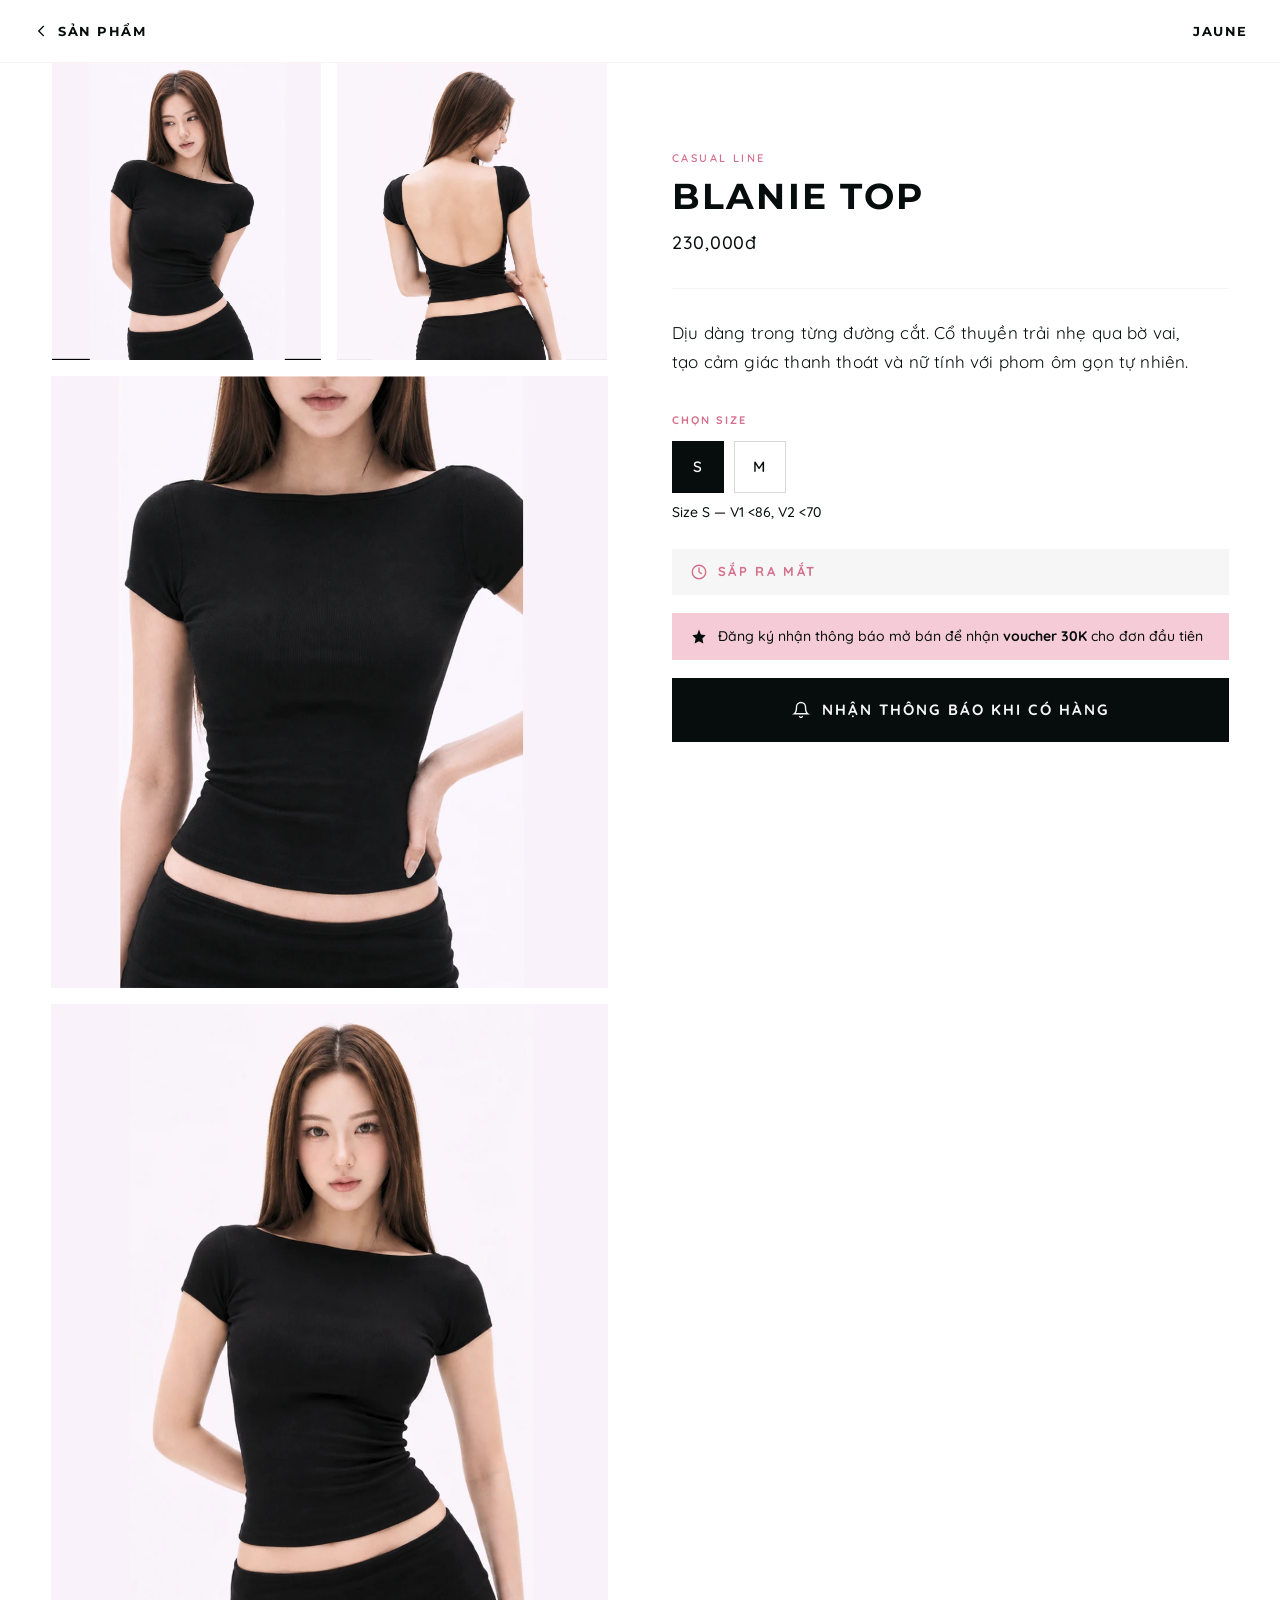
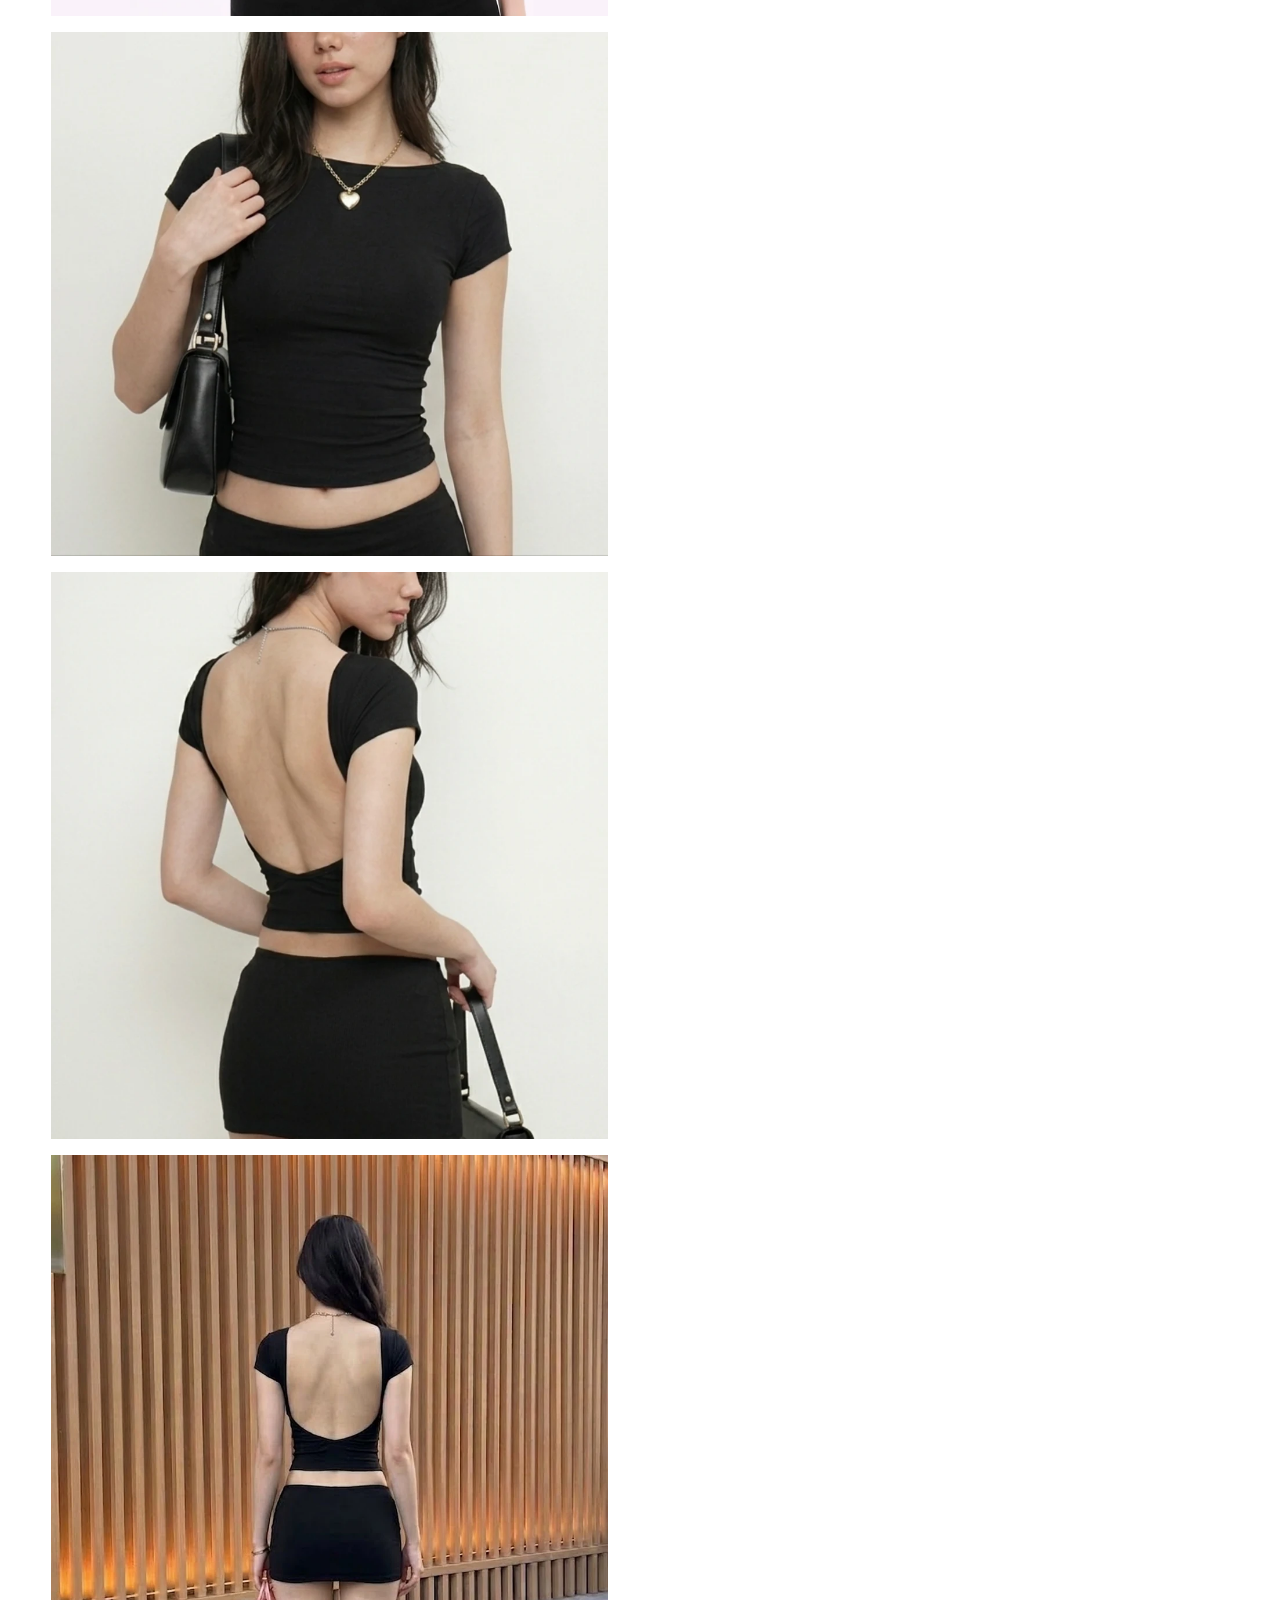
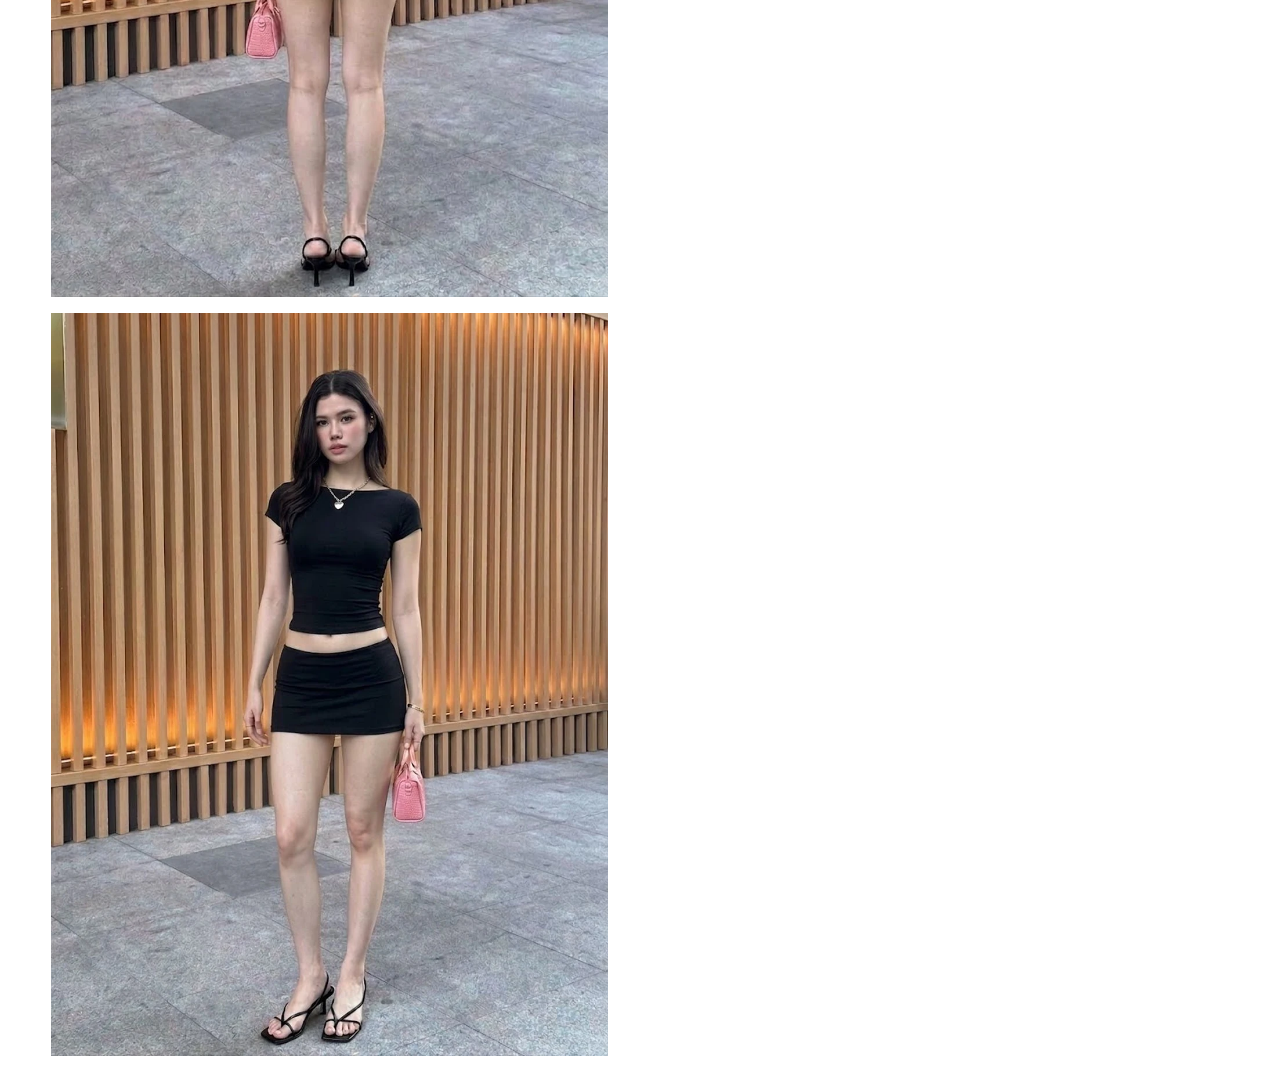
<file: v2/product-detail.html>
<!DOCTYPE html>
<html lang="vi">
  <head>
    <meta charset="UTF-8">
    <meta name="viewport" content="width=device-width, initial-scale=1.0">
    <title>JAUNE | Product Detail (v2 preview)</title>
    <!-- Meta Pixel Code -->
    <script>
      !function(f,b,e,v,n,t,s)
      {if(f.fbq)return;n=f.fbq=function(){n.callMethod?
      n.callMethod.apply(n,arguments):n.queue.push(arguments)};
      if(!f._fbq)f._fbq=n;n.push=n;n.loaded=!0;n.version='2.0';
      n.queue=[];t=b.createElement(e);t.async=!0;
      t.src=v;s=b.getElementsByTagName(e)[0];
      s.parentNode.insertBefore(t,s)}(window, document,'script',
      'https://connect.facebook.net/en_US/fbevents.js');
      fbq('init', '1037757002113464');
      fbq('track', 'PageView');
    </script>
    <!-- End Meta Pixel Code -->
    <link rel="preconnect" href="https://fonts.googleapis.com">
    <link rel="preconnect" href="https://fonts.gstatic.com" crossorigin>
    <link rel="stylesheet" href="https://fonts.googleapis.com/css2?family=Montserrat:wght@400;600;700&family=Quicksand:wght@400;500;600;700&display=swap" media="print" onload="this.media='all'">
    <noscript><link rel="stylesheet" href="https://fonts.googleapis.com/css2?family=Montserrat:wght@400;600;700&family=Quicksand:wght@400;500;600;700&display=swap"></noscript>
    <script>
      (() => {
        const product = new URLSearchParams(window.location.search).get("product") || "blanie";
        const firstImages = {
          blanie: "Blanie_1",
          ellie: "Ellie_1",
          elsie: "Elsie_1",
          farie: "Farie_1",
          julie: "Julie_1",
          lorie: "Lorie_1",
          rosie: "Rosie_1"
        };
        const imageName = firstImages[product] || firstImages.blanie;
        const preload = document.createElement("link");
        preload.rel = "preload";
        preload.as = "image";
        preload.href = `images/optimized/${imageName}-960.webp`;
        preload.setAttribute("imagesrcset", `images/optimized/${imageName}-960.webp 960w, images/optimized/${imageName}-1440.webp 1440w`);
        preload.setAttribute("imagesizes", "(max-width: 767px) calc(100vw - 48px), 680px");
        preload.setAttribute("fetchpriority", "high");
        document.head.appendChild(preload);
      })();
    </script>
    <link rel="stylesheet" href="style.css?v=20260706-2">
  </head>
  <body id="product-detail-page">
    <noscript><img height="1" width="1" style="display:none" src="https://www.facebook.com/tr?id=1037757002113464&amp;ev=PageView&amp;noscript=1" alt=""></noscript>
    <header class="detail-header" aria-label="Product detail navigation">
      <a class="detail-back" href="index.html?preview=20260621-2#products" aria-label="Quay lại danh sách sản phẩm">
        <svg viewBox="0 0 24 24" aria-hidden="true">
          <path d="M15 18 9 12l6-6"/>
        </svg>
        Sản phẩm
      </a>
      <a class="detail-brand" href="index.html?preview=20260621-2" aria-label="JAUNE home">JAUNE</a>
    </header>

    <main class="detail-wrap">
      <section id="detail-gallery" class="detail-gallery" aria-label="Product photos"></section>
      <div id="detail-gallery-dots" class="detail-gallery-dots" aria-hidden="true"></div>

      <section class="detail-info" aria-labelledby="detail-name">
        <p class="detail-kicker">Casual Line</p>
        <h1 id="detail-name" class="detail-name"></h1>
        <p id="detail-price" class="detail-price"></p>
        <hr class="detail-divider">
        <p id="detail-description" class="detail-description"></p>

        <p class="detail-size-label">Chọn size</p>
        <div id="detail-sizes" class="detail-sizes" aria-label="Chọn size"></div>
        <p id="detail-size-guide" class="detail-size-guide" aria-live="polite"></p>

        <div class="detail-badge">
          <svg viewBox="0 0 24 24" aria-hidden="true">
            <circle cx="12" cy="12" r="9"/>
            <path d="M12 7v5l3 2"/>
          </svg>
          Sắp ra mắt
        </div>

        <div class="detail-voucher">
          <svg viewBox="0 0 24 24" aria-hidden="true">
            <path d="M12 2 14.5 8.5 21 9.5 16.5 14 17.8 20.8 12 17.5 6.2 20.8 7.5 14 3 9.5 9.5 8.5Z"/>
          </svg>
          <span>Đăng ký nhận thông báo mở bán để nhận <strong>voucher 30K</strong> cho đơn đầu tiên</span>
        </div>

        <button id="detail-cta" class="detail-cta" type="button">
          <svg viewBox="0 0 24 24" aria-hidden="true">
            <path d="M18 8A6 6 0 0 0 6 8c0 7-3 9-3 9h18s-3-2-3-9"/>
            <path d="M13.73 21a2 2 0 0 1-3.46 0"/>
          </svg>
          Nhận thông báo khi có hàng
        </button>
      </section>
    </main>

    <!-- INTEREST FORM MODAL -->
    <div id="notify-modal" class="modal-overlay">
      <div class="modal-box" role="dialog" aria-modal="true" aria-labelledby="notify-modal-title">
        <div class="modal-header">
          <h2 id="notify-modal-title" class="modal-title">Nhận thông báo mở bán</h2>
          <button class="modal-close" type="button" onclick="closeNotifyModal()" aria-label="Đóng">✕</button>
        </div>

        <form id="notify-form">
          <div class="modal-body">
            <p class="modal-subtitle">Nhập thông tin để nhận thông báo ngay khi có hàng bạn nhé!</p>
            <div class="modal-product-tag" id="modal-product-name"></div>

            <div class="form-group">
              <select id="field-size" required>
                <option value="">Chọn size</option>
                <option value="S">Size S — V1 &lt;86, V2 &lt;70</option>
                <option value="M">Size M — V1 &lt;90, V2 &lt;75</option>
              </select>
            </div>

            <div class="form-group">
              <input type="text" id="field-name" required placeholder="Tên của bạn *">
            </div>

            <div class="form-group">
              <input type="email" id="field-email" required inputmode="email" enterkeyhint="done" autocomplete="email" pattern="^[A-Za-z0-9._%+-]+@gmail\.com(\.vn)?$" title="Email cần kết thúc bằng @gmail.com hoặc @gmail.com.vn" aria-describedby="field-email-error" aria-invalid="false" placeholder="Email *">
              <p id="field-email-error" class="form-error" role="alert" hidden></p>
            </div>

            <p class="privacy-note">Jaune cam kết sẽ không chia sẻ thông tin của bạn</p>
          </div>

          <div class="modal-footer">
            <button type="button" class="btn-submit" id="submit-btn">Hoàn tất</button>
          </div>
        </form>
      </div>
    </div>

    <!-- SUCCESS CONFIRMATION MODAL -->
    <div id="success-modal" class="modal-overlay">
      <div class="modal-box modal-box--success" role="dialog" aria-modal="true" aria-labelledby="success-modal-title">
        <button class="modal-close" type="button" onclick="closeSuccessModal()" aria-label="Đóng">✕</button>
        <p class="success-icon">✦</p>
        <h2 id="success-modal-title" class="modal-title">Đăng ký nhận thông báo thành công!</h2>
        <p class="modal-subtitle">
          Cảm ơn nàng đã kiên nhẫn chờ đợi Effortless Basics. Khi nào BST chính thức mở bán, tụi mình sẽ nhắn nàng
          đầu tiên để không bỏ lỡ item chân ái này nha.
        </p>
        <div class="countdown-bar">
          <div class="countdown-fill" id="countdown-fill"></div>
        </div>
        <button class="btn-submit" type="button" onclick="closeSuccessModal()">TIẾP TỤC TRẢI NGHIỆM</button>
      </div>
    </div>

    <script src="airtable.js?v=20260706-2"></script>
  </body>
</html>
</file>
<file: style.css>
* {
  box-sizing: border-box;
}

html {
  scroll-behavior: smooth;
}

body {
  margin: 0;
  background: #FFFFFF;
  color: #1B1B1B;
  font-family: "Quicksand", sans-serif;
  overflow-x: hidden;
}

a {
  color: inherit;
  text-decoration: none;
}

.img-placeholder {
  background: #F7F7F4;
}

.media-image {
  display: block;
  width: 100%;
  height: 100%;
  object-fit: cover;
}

.media-image--left {
  object-position: center;
}

.media-image--right {
  object-position: center top;
}

.visually-hidden {
  position: absolute;
  width: 1px;
  height: 1px;
  overflow: hidden;
  clip: rect(0 0 0 0);
  white-space: nowrap;
}

/* HERO */
.hero {
  position: relative;
  overflow: hidden;
  background: #FFFFFF;
}

.hero-banner {
  width: 100%;
  height: auto;
}

.section-kicker,
.product-card h2 {
  font-family: "Futura", "Montserrat", sans-serif;
  text-transform: uppercase;
}

/* COLLECTION DESCRIPTION */
.collection-intro {
  background: #FFFFFF;
  padding: 64px 51px 56px;
}

.text-block {
  max-width: 1840px;
}

.section-kicker {
  margin: 0 0 16px;
  color: #1B1B1B;
  font-size: 40px;
  font-weight: 700;
  letter-spacing: 0.04em;
  line-height: 1.22;
}

.text-block p {
  margin: 0;
  color: #1B1B1B;
  font-size: 32px;
  font-weight: 500;
  letter-spacing: 0.02em;
  line-height: 1.6;
}

.text-block .collection-note {
  margin-top: 24px;
  color: rgba(27, 27, 27, 0.5);
  font-size: 24px;
  font-style: normal;
}

/* PRODUCT GRID */
.products {
  background: #FFFFFF;
  padding: 32px 24px 72px;
}

.product-row {
  display: flex;
  gap: 16px;
  overflow-x: auto;
  overflow-y: visible;
  overscroll-behavior-x: contain;
  padding-bottom: 4px;
  scrollbar-width: none;
  -ms-overflow-style: none;
}

.product-row::-webkit-scrollbar {
  display: none;
}

.product-card {
  display: block;
  flex: 0 0 min(calc((100vw - 52px) * 0.72), 276px);
  width: min(calc((100vw - 52px) * 0.72), 276px);
  cursor: pointer;
}

.product-card:focus-visible {
  outline: 2px solid #1B1B1B;
  outline-offset: 6px;
}

.product-image {
  width: 100%;
  aspect-ratio: 3 / 5;
  background: #F7F7F4;
  object-fit: contain;
  object-position: center top;
}

.product-image.media-image {
  height: auto;
}

.product-card h2 {
  margin: 0;
  padding-top: 32px;
  color: #1B1B1B;
  font-size: 24px;
  font-weight: 700;
  letter-spacing: 0.1em;
}

.product-card p {
  margin: 16px 0 0;
  color: #374151;
  font-family: "Futura", "Montserrat", sans-serif;
  font-size: 24px;
  font-weight: 500;
}

@media (min-width: 768px) {
  .products {
    padding: 40px 51px 164px;
  }

  .product-row {
    flex-direction: row;
    gap: 49px;
    width: max-content;
    max-width: 100%;
    padding-bottom: 4px;
  }

  .product-card {
    flex: 0 0 360px;
    width: 360px;
  }

  .product-image {
    width: 360px;
    height: 600px;
    aspect-ratio: auto;
  }

  .product-image.media-image {
    height: 600px;
  }
}

/* BANNER */
.banner {
  width: 100%;
  background: #DCDDD6;
}

.banner-full {
  width: 100%;
  height: auto;
}

/* MODALS */
.modal-overlay {
  position: fixed;
  inset: 0;
  z-index: 1000;
  display: none;
  align-items: center;
  justify-content: center;
  background: rgba(26, 26, 26, 0.55);
  padding: 24px;
}

.modal-overlay.active {
  display: flex;
}

.modal-box {
  position: relative;
  width: 100%;
  max-width: 960px;
  max-height: calc(100svh - 48px);
  overflow: auto;
  background: #FDFAF6;
  color: #1B1B1B;
}

.modal-header {
  position: relative;
  padding: 48px 56px;
  border-bottom: 1px solid #E8E2D9;
}

.modal-body {
  padding: 44px 56px 36px;
}

.modal-footer {
  padding: 32px 56px 40px;
  border-top: 1px solid #E8E2D9;
}

.modal-close {
  position: absolute;
  top: 46px;
  right: 48px;
  width: 28px;
  height: 28px;
  padding: 0;
  background: transparent;
  border: 1px solid #1B1B1B;
  color: #1B1B1B;
  cursor: pointer;
  font-family: "Montserrat", sans-serif;
  font-size: 14px;
  line-height: 1;
}

.modal-title {
  margin: 0;
  color: #1B1B1B;
  font-family: "Montserrat", sans-serif;
  font-size: 30px;
  font-weight: 700;
  letter-spacing: 0;
  line-height: 1.25;
}

.modal-subtitle {
  margin: 0 0 28px;
  color: #1B1B1B;
  font-size: 20px;
  font-weight: 400;
  line-height: 1.5;
}

.modal-product-tag {
  display: block;
  width: 100%;
  margin-bottom: 28px;
  background: #F7F7F4;
  color: #1B1B1B;
  padding: 18px 20px;
  font-family: "Montserrat", sans-serif;
  font-size: 20px;
  font-weight: 700;
  line-height: 1.3;
}

.form-group {
  margin-bottom: 24px;
}

.form-group input,
.form-group select {
  width: 100%;
  min-height: 64px;
  border: 1px solid #C8B8A2;
  background: #FDFAF6;
  color: #1B1B1B;
  padding: 16px 20px;
  font-family: "Quicksand", sans-serif;
  font-size: 18px;
  font-weight: 500;
  outline: none;
}

.form-group input::placeholder {
  color: #8A7E72;
}

.form-group input:focus,
.form-group select:focus {
  border-color: #1B1B1B;
}

.form-group input[aria-invalid="true"] {
  border-color: #B42318;
  background: #FFF8F7;
}

.form-error {
  margin: 8px 0 0;
  color: #B42318;
  font-family: "Quicksand", sans-serif;
  font-size: 14px;
  font-weight: 500;
  line-height: 1.4;
}

.form-error[hidden] {
  display: none;
}

.privacy-note {
  margin: 4px 0 0;
  color: #1B1B1B;
  font-size: 17px;
  font-style: italic;
  line-height: 1.6;
}

.btn-submit {
  display: block;
  width: 100%;
  border: 0;
  background: #1A1A1A;
  color: #FDFAF6;
  padding: 18px 24px;
  cursor: pointer;
  font-family: "Montserrat", sans-serif;
  font-size: 17px;
  font-weight: 700;
  letter-spacing: 0.03em;
  line-height: 1.3;
}

.btn-submit:disabled {
  cursor: not-allowed;
  opacity: 0.45;
}

.modal-box--success {
  max-width: 560px;
  padding: 56px 48px 48px;
  text-align: center;
}

.modal-box--success .modal-close {
  top: 22px;
  right: 22px;
}

.modal-box--success .modal-subtitle {
  margin-bottom: 0;
  color: #6A6A6A;
  font-size: 15px;
  line-height: 1.7;
}

.success-icon {
  margin: 0 0 20px;
  color: #C8B8A2;
  font-size: 28px;
  line-height: 1;
}

.countdown-bar {
  width: 100%;
  height: 2px;
  margin: 28px 0 24px;
  overflow: hidden;
  background: #E8E2D9;
}

.countdown-fill {
  width: 100%;
  height: 100%;
  background: #1A1A1A;
}

/* PRODUCT DETAIL */
.detail-header {
  display: flex;
  align-items: center;
  justify-content: space-between;
  padding: 22px 32px;
  border-bottom: 1px solid #E8E2D9;
  background: #FFFFFF;
}

.detail-back,
.detail-brand {
  display: inline-flex;
  align-items: center;
  color: #1B1B1B;
  font-family: "Futura", "Montserrat", sans-serif;
  font-size: 13px;
  font-weight: 700;
  letter-spacing: 0.12em;
  line-height: 1;
  text-transform: uppercase;
}

.detail-back {
  gap: 8px;
}

.detail-back svg {
  width: 18px;
  height: 18px;
  fill: none;
  stroke: currentColor;
  stroke-linecap: square;
  stroke-linejoin: miter;
  stroke-width: 1.8;
}

.detail-wrap {
  display: grid;
  grid-template-columns: minmax(0, 48%) minmax(0, 52%);
  gap: clamp(48px, 5vw, 88px);
  align-items: start;
  width: min(100%, 1560px);
  margin: 0 auto;
  padding: 0 clamp(32px, 4vw, 56px);
  background: #FFFFFF;
}

.detail-gallery {
  display: block;
  width: 100%;
  max-width: 680px;
  margin: 0 auto;
  background: #FFFFFF;
}

.detail-image-block {
  background: #FFFFFF;
  overflow: visible;
}

.detail-half-row {
  display: flex;
  align-items: flex-start;
  justify-content: center;
  gap: 16px;
  width: 100%;
  margin-bottom: 16px;
}

.detail-image-block.full {
  display: flex;
  justify-content: center;
  width: 100%;
  margin-bottom: 16px;
}

.detail-image-block.half {
  flex: 0 1 auto;
  width: auto;
  height: var(--detail-row-height, clamp(300px, 31vw, 520px));
}

.detail-image-block .media-image {
  width: 100%;
  height: auto;
  object-fit: contain;
  object-position: center top;
}

.detail-image-block.full .media-image {
  width: 100%;
  max-width: 100%;
}

.detail-image-block.half .media-image {
  width: auto;
  height: 100%;
  max-width: none;
}

@media (min-width: 768px) {
  .detail-gallery[data-product="fanie"] {
    padding: 16px;
    background: #F7F7F4;
  }

  .detail-gallery[data-product="fanie"] .detail-half-row {
    display: grid;
    grid-template-columns: repeat(2, minmax(0, 1fr));
    gap: 16px;
  }

  .detail-gallery[data-product="fanie"] .detail-image-block.half {
    width: 100%;
    height: auto;
    aspect-ratio: 3 / 4;
    overflow: hidden;
  }

  .detail-gallery[data-product="fanie"] .detail-image-block.half .media-image {
    width: 100%;
    height: 100%;
    max-width: none;
    object-fit: cover;
    object-position: center top;
  }
}

.detail-info {
  max-width: 660px;
  padding: 88px 0 72px;
}

.detail-kicker {
  margin: 0 0 12px;
  color: #8A7E72;
  font-family: "Futura", "Montserrat", sans-serif;
  font-size: 11px;
  font-weight: 600;
  letter-spacing: 0.22em;
  line-height: 1.4;
  text-transform: uppercase;
}

.detail-name {
  margin: 0;
  color: #1B1B1B;
  font-family: "Futura", "Montserrat", sans-serif;
  font-size: clamp(34px, 2.8vw, 48px);
  font-weight: 700;
  letter-spacing: 0.06em;
  line-height: 1.02;
  text-transform: uppercase;
}

.detail-price {
  margin: 16px 0 0;
  color: #374151;
  font-family: "Futura", "Montserrat", sans-serif;
  font-size: 18px;
  font-weight: 500;
  letter-spacing: 0.04em;
}

.detail-divider {
  margin: 34px 0 30px;
  border: 0;
  border-top: 1px solid #E8E2D9;
}

.detail-description {
  max-width: 520px;
  margin: 0 0 36px;
  color: #1B1B1B;
  font-size: 17px;
  font-weight: 400;
  letter-spacing: 0.01em;
  line-height: 1.7;
}

.detail-size-label {
  margin: 0 0 14px;
  color: #8A7E72;
  font-family: "Futura", "Montserrat", sans-serif;
  font-size: 11px;
  font-weight: 700;
  letter-spacing: 0.18em;
  text-transform: uppercase;
}

.detail-sizes {
  display: flex;
  gap: 10px;
  margin-bottom: 28px;
}

.detail-size-btn {
  display: inline-flex;
  align-items: center;
  justify-content: center;
  width: 52px;
  height: 52px;
  border: 1px solid #C8B8A2;
  border-radius: 0;
  background: #FFFFFF;
  color: #1B1B1B;
  cursor: pointer;
  font-family: "Futura", "Montserrat", sans-serif;
  font-size: 15px;
  font-weight: 600;
  letter-spacing: 0.08em;
}

.detail-size-btn:hover,
.detail-size-btn:focus-visible {
  border-color: #1B1B1B;
  outline: none;
}

.detail-size-btn.active {
  border-color: #1B1B1B;
  background: #1B1B1B;
  color: #FDFBF9;
}

.detail-badge {
  display: inline-flex;
  align-items: center;
  gap: 10px;
  width: 100%;
  margin-bottom: 18px;
  padding: 14px 18px;
  background: #F7F7F4;
  color: #8A7E72;
  font-family: "Futura", "Montserrat", sans-serif;
  font-size: 13px;
  font-weight: 700;
  letter-spacing: 0.18em;
  line-height: 1.2;
  text-transform: uppercase;
}

.detail-badge svg,
.detail-cta svg {
  width: 18px;
  height: 18px;
  fill: none;
  stroke: currentColor;
  stroke-linecap: square;
  stroke-linejoin: miter;
  stroke-width: 1.8;
}

.detail-cta {
  display: flex;
  align-items: center;
  justify-content: center;
  gap: 12px;
  width: 100%;
  min-height: 64px;
  border: 0;
  border-radius: 0;
  background: #1A1A1A;
  color: #FDFAF6;
  cursor: pointer;
  font-family: "Futura", "Montserrat", sans-serif;
  font-size: 15px;
  font-weight: 700;
  letter-spacing: 0.14em;
  line-height: 1.35;
  text-transform: uppercase;
}

.detail-cta:hover,
.detail-cta:focus-visible {
  background: #343434;
  outline: none;
}

@media (max-width: 767px) {
  .collection-intro {
    padding: 40px 24px 28px;
  }

  .section-kicker {
    font-size: 18px;
  }

  .text-block p {
    font-size: 15px;
    line-height: 1.75;
  }

  .text-block .collection-note {
    margin-top: 12px;
    font-size: 12px;
  }

  .products {
    padding: 28px 16px 56px;
  }

  .product-row {
    gap: 16px;
  }

  .product-card {
    flex-basis: min(calc((100vw - 52px) * 0.72), 276px);
    width: min(calc((100vw - 52px) * 0.72), 276px);
  }

  .product-card h2 {
    padding-top: 12px;
    font-size: 12px;
  }

  .product-card p {
    margin-top: 6px;
    font-size: 13px;
  }

  .modal-overlay {
    align-items: flex-end;
    padding: 16px;
  }

  .modal-box {
    width: min(100%, 430px);
    max-height: calc(100svh - 32px);
  }

  #notify-modal {
    padding: 12px;
  }

  #notify-modal .modal-box {
    max-height: calc(100svh - 24px);
  }

  #notify-modal .modal-header {
    padding: 20px;
  }

  #notify-modal .modal-body {
    padding: 18px 20px 14px;
  }

  #notify-modal .modal-footer {
    position: sticky;
    bottom: 0;
    z-index: 1;
    padding: 14px 20px calc(14px + env(safe-area-inset-bottom));
    background: #FDFAF6;
  }

  #notify-modal .modal-close {
    top: 18px;
    right: 18px;
  }

  #notify-modal .modal-title {
    padding-right: 36px;
    font-size: 19px;
    line-height: 1.25;
  }

  #notify-modal .modal-subtitle {
    margin-bottom: 14px;
    font-size: 14px;
    line-height: 1.4;
  }

  #notify-modal .modal-product-tag {
    margin-bottom: 14px;
    padding: 12px 14px;
    font-size: 15px;
  }

  #notify-modal .form-group {
    margin-bottom: 12px;
  }

  #notify-modal .form-group input,
  #notify-modal .form-group select {
    min-height: 48px;
    padding: 12px 14px;
    font-size: 14px;
  }

  #notify-modal .form-error {
    margin-top: 6px;
    font-size: 12px;
  }

  #notify-modal .privacy-note {
    margin-top: 2px;
    font-size: 11px;
    line-height: 1.4;
    white-space: nowrap;
  }

  #notify-modal .btn-submit {
    padding: 14px 20px;
    font-size: 13px;
  }

  .modal-header {
    padding: 32px 24px;
  }

  .modal-body {
    padding: 28px 24px 24px;
  }

  .modal-footer {
    padding: 24px;
  }

  .modal-close {
    top: 31px;
    right: 22px;
    width: 24px;
    height: 24px;
    font-size: 12px;
  }

  .modal-title {
    padding-right: 40px;
    font-size: 24px;
  }

  .modal-subtitle {
    font-size: 16px;
  }

  .modal-product-tag {
    font-size: 16px;
  }

  .form-group input,
  .form-group select {
    min-height: 56px;
    font-size: 15px;
  }

  .privacy-note {
    font-size: 14px;
  }

  .btn-submit {
    font-size: 14px;
  }

  .modal-box--success {
    padding: 48px 24px 32px;
  }

  .detail-header {
    padding: 18px 16px;
  }

  .detail-back,
  .detail-brand {
    font-size: 11px;
  }

  .detail-wrap {
    display: block;
    width: 100%;
    padding: 0;
  }

  .detail-gallery {
    display: flex;
    gap: 0;
    overflow-x: auto;
    overscroll-behavior-x: contain;
    scroll-snap-type: x mandatory;
    scrollbar-width: none;
    -ms-overflow-style: none;
  }

  .detail-gallery::-webkit-scrollbar {
    display: none;
  }

  .detail-half-row {
    display: contents;
  }

  .detail-image-block.full,
  .detail-image-block.half {
    display: flex;
    align-items: center;
    justify-content: center;
    flex: 0 0 100vw;
    width: 100vw;
    height: min(58svh, 500px);
    padding: 28px 24px 20px;
    aspect-ratio: auto;
    scroll-snap-align: start;
  }

  .detail-image-block .media-image,
  .detail-image-block.full .media-image {
    width: auto;
    height: auto;
    max-width: calc(100vw - 48px);
    max-height: 100%;
    object-fit: contain;
    object-position: center;
  }

  .detail-info {
    padding: 40px 24px 56px;
  }

  .detail-kicker,
  .detail-size-label,
  .detail-badge {
    font-size: 10px;
  }

  .detail-name {
    font-size: 36px;
  }

  .detail-price {
    font-size: 16px;
  }

  .detail-divider {
    margin: 28px 0 26px;
  }

  .detail-description {
    margin-bottom: 32px;
    font-size: 15px;
    line-height: 1.75;
  }

  .detail-size-btn {
    width: 48px;
    height: 48px;
    font-size: 14px;
  }

  .detail-badge {
    padding: 12px 14px;
  }

  .detail-cta {
    min-height: 56px;
    font-size: 12px;
  }
}
</file>
<file: v2/style.css>
/* V2 PALETTE — edit these to restyle the whole page, everything below reads from them.
   Recolored to match the landing v2 palette: black stays black, brown/tan becomes pink,
   beige/cream becomes the same light beige used on the v2 homepage. */
:root {
  --color-bg: #FFFFFF;
  --color-surface: #F6F6F6;
  --color-surface-alt: #DCDDD6;
  --color-text: #070D0D;
  --color-text-muted: #070D0D;
  --color-text-subtle: #D56F8C;
  --color-cream: #F6F6F6;
  --color-border: #F8F4F1;
  --color-border-strong: #D56F8C;
  --color-error: #B42318;
  --color-error-bg: #FFF8F7;
  --color-dark: #070D0D;
  --color-dark-hover: #1B2224;
  --color-muted-2: #6A6A6A;
  --color-beige: #F3E8DA;
}

* {
  box-sizing: border-box;
}

html {
  scroll-behavior: smooth;
}

body {
  margin: 0;
  background: var(--color-bg);
  color: var(--color-text);
  font-family: "Quicksand", sans-serif;
  overflow-x: hidden;
}

a {
  color: inherit;
  text-decoration: none;
}

.img-placeholder {
  background: var(--color-surface);
}

.media-image {
  display: block;
  width: 100%;
  height: 100%;
  object-fit: cover;
}

.media-image--left {
  object-position: center;
}

.media-image--right {
  object-position: center top;
}

.visually-hidden {
  position: absolute;
  width: 1px;
  height: 1px;
  overflow: hidden;
  clip: rect(0 0 0 0);
  white-space: nowrap;
}

/* HERO */
.hero {
  position: relative;
  overflow: hidden;
  background: var(--color-bg);
}

.hero-banner {
  width: 100%;
  height: auto;
}

.section-kicker,
.product-card h2 {
  font-family: "Futura", "Montserrat", sans-serif;
  text-transform: uppercase;
}

/* COLLECTION DESCRIPTION */
.collection-intro {
  background: var(--color-bg);
  padding: 64px 51px 56px;
}

.text-block {
  max-width: 1840px;
}

.section-kicker {
  margin: 0 0 16px;
  color: var(--color-text);
  font-size: 40px;
  font-weight: 700;
  letter-spacing: 0.04em;
  line-height: 1.22;
}

.text-block p {
  margin: 0;
  color: var(--color-text);
  font-size: 32px;
  font-weight: 500;
  letter-spacing: 0.02em;
  line-height: 1.6;
}

.text-block .collection-note {
  margin-top: 24px;
  color: rgba(27, 27, 27, 0.5);
  font-size: 24px;
  font-style: normal;
}

/* PRODUCT GRID */
.products {
  background: var(--color-bg);
  padding: 32px 24px 72px;
}

.product-row {
  display: flex;
  gap: 16px;
  overflow-x: auto;
  overflow-y: visible;
  overscroll-behavior-x: contain;
  padding-bottom: 4px;
  scrollbar-width: none;
  -ms-overflow-style: none;
}

.product-row::-webkit-scrollbar {
  display: none;
}

.product-card {
  display: block;
  flex: 0 0 min(calc((100vw - 52px) * 0.72), 276px);
  width: min(calc((100vw - 52px) * 0.72), 276px);
  cursor: pointer;
}

.product-card:focus-visible {
  outline: 2px solid var(--color-text);
  outline-offset: 6px;
}

.product-image {
  width: 100%;
  aspect-ratio: 3 / 5;
  background: var(--color-surface);
  object-fit: contain;
  object-position: center top;
}

.product-image.media-image {
  height: auto;
}

.product-card h2 {
  margin: 0;
  padding-top: 32px;
  color: var(--color-text);
  font-size: 24px;
  font-weight: 700;
  letter-spacing: 0.1em;
}

.product-card p {
  margin: 16px 0 0;
  color: var(--color-text-muted);
  font-family: "Futura", "Montserrat", sans-serif;
  font-size: 24px;
  font-weight: 500;
}

@media (min-width: 768px) {
  .products {
    padding: 40px 51px 164px;
  }

  .product-row {
    flex-direction: row;
    gap: 49px;
    width: max-content;
    max-width: 100%;
    padding-bottom: 4px;
  }

  .product-card {
    flex: 0 0 360px;
    width: 360px;
  }

  .product-image {
    width: 360px;
    height: 600px;
    aspect-ratio: auto;
  }

  .product-image.media-image {
    height: 600px;
  }
}

/* BANNER */
.banner {
  width: 100%;
  background: var(--color-surface-alt);
}

.banner-full {
  width: 100%;
  height: auto;
}

/* MODALS */
.modal-overlay {
  position: fixed;
  inset: 0;
  z-index: 1000;
  display: none;
  align-items: center;
  justify-content: center;
  background: rgba(26, 26, 26, 0.55);
  padding: 24px;
}

.modal-overlay.active {
  display: flex;
}

.modal-box {
  position: relative;
  width: 100%;
  max-width: 960px;
  max-height: calc(100svh - 48px);
  overflow: auto;
  background: var(--color-cream);
  color: var(--color-text);
}

.modal-header {
  position: relative;
  padding: 48px 56px;
  border-bottom: 1px solid var(--color-border);
}

.modal-body {
  padding: 44px 56px 36px;
}

.modal-footer {
  padding: 32px 56px 40px;
  border-top: 1px solid var(--color-border);
}

.modal-close {
  position: absolute;
  top: 46px;
  right: 48px;
  width: 28px;
  height: 28px;
  padding: 0;
  background: transparent;
  border: 1px solid var(--color-text);
  color: var(--color-text);
  cursor: pointer;
  font-family: "Quicksand", sans-serif;
  font-size: 14px;
  line-height: 1;
}

.modal-title {
  margin: 0;
  color: var(--color-text);
  font-family: "Montserrat", sans-serif;
  font-size: 30px;
  font-weight: 700;
  letter-spacing: 0;
  line-height: 1.25;
}

.modal-subtitle {
  margin: 0 0 28px;
  color: var(--color-text);
  font-size: 20px;
  font-weight: 400;
  line-height: 1.5;
}

.modal-product-tag {
  display: block;
  width: 100%;
  margin-bottom: 28px;
  background: var(--color-beige);
  color: var(--color-text);
  padding: 18px 20px;
  font-family: "Quicksand", sans-serif;
  font-size: 20px;
  font-weight: 700;
  line-height: 1.3;
}

.form-group {
  margin-bottom: 24px;
}

.form-group input,
.form-group select {
  width: 100%;
  min-height: 64px;
  border: 1px solid var(--color-border-strong);
  background: var(--color-cream);
  color: var(--color-text);
  padding: 16px 20px;
  font-family: "Quicksand", sans-serif;
  font-size: 18px;
  font-weight: 500;
  outline: none;
}

.form-group input::placeholder {
  color: var(--color-text-subtle);
}

.form-group input:focus,
.form-group select:focus {
  border-color: var(--color-text);
}

.form-group input[aria-invalid="true"] {
  border-color: var(--color-error);
  background: var(--color-error-bg);
}

.form-error {
  margin: 8px 0 0;
  color: var(--color-error);
  font-family: "Quicksand", sans-serif;
  font-size: 14px;
  font-weight: 500;
  line-height: 1.4;
}

.form-error[hidden] {
  display: none;
}

.privacy-note {
  margin: 4px 0 0;
  color: var(--color-text);
  font-size: 17px;
  font-style: italic;
  line-height: 1.6;
}

.btn-submit {
  display: block;
  width: 100%;
  border: 0;
  background: var(--color-dark);
  color: var(--color-cream);
  padding: 18px 24px;
  cursor: pointer;
  font-family: "Quicksand", sans-serif;
  font-size: 17px;
  font-weight: 700;
  letter-spacing: 0.03em;
  line-height: 1.3;
}

.btn-submit:disabled {
  cursor: not-allowed;
  opacity: 0.45;
}

.modal-box--success {
  max-width: 560px;
  padding: 56px 48px 48px;
  text-align: center;
}

.modal-box--success .modal-close {
  top: 22px;
  right: 22px;
}

.modal-box--success .modal-subtitle {
  margin-bottom: 0;
  color: var(--color-muted-2);
  font-size: 15px;
  line-height: 1.7;
}

.success-icon {
  margin: 0 0 20px;
  color: var(--color-border-strong);
  font-size: 28px;
  line-height: 1;
}

.countdown-bar {
  width: 100%;
  height: 2px;
  margin: 28px 0 24px;
  overflow: hidden;
  background: var(--color-border);
}

.countdown-fill {
  width: 100%;
  height: 100%;
  background: var(--color-dark);
}

/* PRODUCT DETAIL */
.detail-header {
  display: flex;
  align-items: center;
  justify-content: space-between;
  padding: 22px 32px;
  border-bottom: 1px solid var(--color-border);
  background: var(--color-bg);
}

.detail-back,
.detail-brand {
  display: inline-flex;
  align-items: center;
  color: var(--color-text);
  font-family: "Futura", "Montserrat", sans-serif;
  font-size: 13px;
  font-weight: 700;
  letter-spacing: 0.12em;
  line-height: 1;
  text-transform: uppercase;
}

.detail-back {
  gap: 8px;
}

.detail-back svg {
  width: 18px;
  height: 18px;
  fill: none;
  stroke: currentColor;
  stroke-linecap: square;
  stroke-linejoin: miter;
  stroke-width: 1.8;
}

.detail-wrap {
  display: grid;
  grid-template-columns: minmax(0, 48%) minmax(0, 52%);
  gap: clamp(48px, 5vw, 88px);
  align-items: start;
  width: min(100%, 1560px);
  margin: 0 auto;
  padding: 0 clamp(32px, 4vw, 56px);
  background: var(--color-bg);
}

.detail-gallery {
  display: block;
  width: 100%;
  max-width: 680px;
  margin: 0 auto;
  background: var(--color-bg);
}

.detail-gallery-dots {
  display: none;
}

.detail-image-block {
  background: var(--color-bg);
  overflow: visible;
}

.detail-half-row {
  display: flex;
  align-items: flex-start;
  justify-content: center;
  gap: 16px;
  width: 100%;
  margin-bottom: 16px;
}

.detail-image-block.full {
  display: flex;
  justify-content: center;
  width: 100%;
  margin-bottom: 16px;
}

.detail-image-block.half {
  flex: 0 1 auto;
  width: auto;
  height: var(--detail-row-height, clamp(300px, 31vw, 520px));
}

.detail-image-block .media-image {
  width: 100%;
  height: auto;
  object-fit: contain;
  object-position: center top;
}

.detail-image-block.full .media-image {
  width: 100%;
  max-width: 100%;
}

.detail-image-block.half .media-image {
  width: auto;
  height: 100%;
  max-width: none;
}

.detail-info {
  max-width: 660px;
  padding: 88px 0 72px;
}

.detail-kicker {
  margin: 0 0 12px;
  color: var(--color-text-subtle);
  font-family: "Quicksand", sans-serif;
  font-size: 11px;
  font-weight: 600;
  letter-spacing: 0.22em;
  line-height: 1.4;
  text-transform: uppercase;
}

.detail-name {
  margin: 0;
  color: var(--color-text);
  font-family: "Futura", "Montserrat", sans-serif;
  font-size: clamp(34px, 2.8vw, 48px);
  font-weight: 700;
  letter-spacing: 0.06em;
  line-height: 1.02;
  text-transform: uppercase;
}

.detail-price {
  margin: 16px 0 0;
  color: var(--color-text-muted);
  font-family: "Quicksand", sans-serif;
  font-size: 18px;
  font-weight: 500;
  letter-spacing: 0.04em;
}

.detail-divider {
  margin: 34px 0 30px;
  border: 0;
  border-top: 1px solid var(--color-border);
}

.detail-description {
  max-width: 520px;
  margin: 0 0 36px;
  color: var(--color-text);
  font-size: 17px;
  font-weight: 400;
  letter-spacing: 0.01em;
  line-height: 1.7;
}

.detail-size-label {
  margin: 0 0 14px;
  color: var(--color-text-subtle);
  font-family: "Quicksand", sans-serif;
  font-size: 11px;
  font-weight: 700;
  letter-spacing: 0.18em;
  text-transform: uppercase;
}

.detail-sizes {
  display: flex;
  gap: 10px;
  margin-bottom: 10px;
}

.detail-size-guide {
  margin: 0 0 28px;
  color: var(--color-text);
  font-family: "Quicksand", sans-serif;
  font-size: 14px;
  font-weight: 500;
}

.detail-size-btn {
  display: inline-flex;
  align-items: center;
  justify-content: center;
  width: 52px;
  height: 52px;
  border: 1px solid #D9D9D9;
  border-radius: 0;
  background: var(--color-bg);
  color: var(--color-text);
  cursor: pointer;
  font-family: "Quicksand", sans-serif;
  font-size: 15px;
  font-weight: 600;
  letter-spacing: 0.08em;
}

.detail-size-btn:hover,
.detail-size-btn:focus-visible {
  border-color: var(--color-text);
  outline: none;
}

.detail-size-btn.active {
  border-color: var(--color-text);
  background: var(--color-text);
  color: var(--color-cream);
}

.detail-badge {
  display: inline-flex;
  align-items: center;
  gap: 10px;
  width: 100%;
  margin-bottom: 18px;
  padding: 14px 18px;
  background: var(--color-surface);
  color: var(--color-text-subtle);
  font-family: "Quicksand", sans-serif;
  font-size: 13px;
  font-weight: 700;
  letter-spacing: 0.18em;
  line-height: 1.2;
  text-transform: uppercase;
}

.detail-badge svg,
.detail-cta svg,
.detail-voucher svg {
  width: 18px;
  height: 18px;
  fill: none;
  stroke: currentColor;
  stroke-linecap: square;
  stroke-linejoin: miter;
  stroke-width: 1.8;
}

.detail-voucher {
  display: flex;
  align-items: center;
  gap: 10px;
  width: 100%;
  margin-bottom: 18px;
  padding: 14px 18px;
  background: var(--v2-pink, #F5CBD7);
  color: var(--color-text);
  font-family: "Quicksand", sans-serif;
  font-size: 14px;
  font-weight: 500;
  line-height: 1.4;
}

.detail-voucher svg {
  flex: none;
  fill: var(--color-text);
  stroke: none;
}

.detail-voucher strong {
  font-weight: 700;
}

.detail-cta {
  display: flex;
  align-items: center;
  justify-content: center;
  gap: 12px;
  width: 100%;
  min-height: 64px;
  border: 0;
  border-radius: 0;
  background: var(--color-dark);
  color: var(--color-cream);
  cursor: pointer;
  font-family: "Quicksand", sans-serif;
  font-size: 15px;
  font-weight: 700;
  letter-spacing: 0.14em;
  line-height: 1.35;
  text-transform: uppercase;
}

.detail-cta:hover,
.detail-cta:focus-visible {
  background: var(--color-dark-hover);
  outline: none;
}

@media (max-width: 767px) {
  .collection-intro {
    padding: 40px 24px 28px;
  }

  .section-kicker {
    font-size: 18px;
  }

  .text-block p {
    font-size: 15px;
    line-height: 1.75;
  }

  .text-block .collection-note {
    margin-top: 12px;
    font-size: 12px;
  }

  .products {
    padding: 28px 16px 56px;
  }

  .product-row {
    gap: 16px;
  }

  .product-card {
    flex-basis: min(calc((100vw - 52px) * 0.72), 276px);
    width: min(calc((100vw - 52px) * 0.72), 276px);
  }

  .product-card h2 {
    padding-top: 12px;
    font-size: 12px;
  }

  .product-card p {
    margin-top: 6px;
    font-size: 13px;
  }

  .modal-overlay {
    align-items: flex-end;
    padding: 16px;
  }

  .modal-box {
    width: min(100%, 430px);
    max-height: calc(100svh - 32px);
  }

  #notify-modal {
    padding: 12px;
  }

  #notify-modal .modal-box {
    max-height: calc(100svh - 24px);
  }

  #notify-modal .modal-header {
    padding: 20px;
  }

  #notify-modal .modal-body {
    padding: 18px 20px 14px;
  }

  #notify-modal .modal-footer {
    position: sticky;
    bottom: 0;
    z-index: 1;
    padding: 14px 20px calc(14px + env(safe-area-inset-bottom));
    background: var(--color-cream);
  }

  #notify-modal .modal-close {
    top: 18px;
    right: 18px;
  }

  #notify-modal .modal-title {
    padding-right: 36px;
    font-size: 19px;
    line-height: 1.25;
  }

  #notify-modal .modal-subtitle {
    margin-bottom: 14px;
    font-size: 14px;
    line-height: 1.4;
  }

  #notify-modal .modal-product-tag {
    margin-bottom: 14px;
    padding: 12px 14px;
    font-size: 15px;
  }

  #notify-modal .form-group {
    margin-bottom: 12px;
  }

  #notify-modal .form-group input,
  #notify-modal .form-group select {
    min-height: 48px;
    padding: 12px 14px;
    font-size: 14px;
  }

  #notify-modal .form-error {
    margin-top: 6px;
    font-size: 12px;
  }

  #notify-modal .privacy-note {
    margin-top: 2px;
    font-size: 11px;
    line-height: 1.4;
    white-space: nowrap;
  }

  #notify-modal .btn-submit {
    padding: 14px 20px;
    font-size: 13px;
  }

  .modal-header {
    padding: 32px 24px;
  }

  .modal-body {
    padding: 28px 24px 24px;
  }

  .modal-footer {
    padding: 24px;
  }

  .modal-close {
    top: 31px;
    right: 22px;
    width: 24px;
    height: 24px;
    font-size: 12px;
  }

  .modal-title {
    padding-right: 40px;
    font-size: 24px;
  }

  .modal-subtitle {
    font-size: 16px;
  }

  .modal-product-tag {
    font-size: 16px;
  }

  .form-group input,
  .form-group select {
    min-height: 56px;
    font-size: 15px;
  }

  .privacy-note {
    font-size: 14px;
  }

  .btn-submit {
    font-size: 14px;
  }

  .modal-box--success {
    padding: 48px 24px 32px;
  }

  .detail-header {
    padding: 18px 16px;
  }

  .detail-back,
  .detail-brand {
    font-size: 11px;
  }

  .detail-wrap {
    display: block;
    width: 100%;
    padding: 0;
  }

  .detail-gallery {
    display: flex;
    gap: 0;
    overflow-x: auto;
    overscroll-behavior-x: contain;
    scroll-snap-type: x mandatory;
    scrollbar-width: none;
    -ms-overflow-style: none;
  }

  .detail-gallery::-webkit-scrollbar {
    display: none;
  }

  .detail-gallery-dots {
    display: flex;
    justify-content: center;
    align-items: center;
    gap: 8px;
    padding: 14px 0 0;
  }

  .detail-gallery-dot {
    width: 6px;
    height: 6px;
    padding: 0;
    border: 0;
    border-radius: 50%;
    background: var(--color-border-strong);
    opacity: 0.35;
    cursor: pointer;
    transition: opacity 0.2s ease, transform 0.2s ease;
  }

  .detail-gallery-dot.active {
    opacity: 1;
    transform: scale(1.3);
  }

  .detail-half-row {
    display: contents;
  }

  .detail-image-block.full,
  .detail-image-block.half {
    display: flex;
    align-items: center;
    justify-content: center;
    flex: 0 0 100vw;
    width: 100vw;
    height: min(58svh, 500px);
    padding: 28px 24px 20px;
    aspect-ratio: auto;
    scroll-snap-align: start;
  }

  .detail-image-block .media-image,
  .detail-image-block.full .media-image {
    width: auto;
    height: auto;
    max-width: calc(100vw - 48px);
    max-height: 100%;
    object-fit: contain;
    object-position: center;
  }

  .detail-info {
    padding: 40px 24px 56px;
  }

  .detail-kicker,
  .detail-size-label,
  .detail-badge {
    font-size: 10px;
  }

  .detail-name {
    font-size: 36px;
  }

  .detail-price {
    font-size: 16px;
  }

  .detail-divider {
    margin: 28px 0 26px;
  }

  .detail-description {
    margin-bottom: 32px;
    font-size: 15px;
    line-height: 1.75;
  }

  .detail-size-btn {
    width: 48px;
    height: 48px;
    font-size: 14px;
  }

  .detail-badge {
    padding: 12px 14px;
  }

  .detail-cta {
    min-height: 56px;
    font-size: 12px;
  }
}

/* ==========================================================================
   V2 HOMEPAGE (Figma redesign) — scoped to .v2-* classes only.
   Does not touch the tokens/selectors above, which the modal and the
   product-detail page still rely on unchanged.
   ========================================================================== */
:root {
  --v2-dark: #070D0D;
  --v2-pink: #F5CBD7;
  --v2-pink-text: #D56F8C;
  --v2-pink-muted: rgba(245, 203, 215, 0.74);
  --v2-cream: #FCF6FA;
  --v2-collection-bg: #F6F6F6;
  --v2-card-border: #F8F4F1;
  --v2-input-placeholder: #757575;
  --v2-footer-bg: #1B1B1B;
}

/* TICKER */
.v2-ticker {
  background: var(--v2-dark);
  overflow: hidden;
  padding: 11px 0;
}

.v2-ticker-track {
  display: flex;
  gap: 64px;
  width: max-content;
  animation: v2-ticker-scroll 24s linear infinite;
}

.v2-ticker-item {
  flex: 0 0 auto;
  color: var(--v2-pink-muted);
  font-family: "Quicksand", sans-serif;
  font-size: 12px;
  font-weight: 400;
  letter-spacing: 0.22em;
  text-transform: uppercase;
  white-space: nowrap;
}

@keyframes v2-ticker-scroll {
  from {
    transform: translateX(0);
  }

  to {
    transform: translateX(-50%);
  }
}

/* HEADER */
.v2-header {
  display: flex;
  align-items: center;
  justify-content: center;
  padding: 18px 0;
  background: #FCFCFC;
  border-bottom: 1px solid rgba(7, 13, 13, 0.08);
}

.v2-header-logo {
  display: block;
}

/* HERO */
.v2-hero {
  position: relative;
  overflow: hidden;
  background: var(--v2-dark);
  padding: 56px 24px 64px;
}

.v2-hero-content {
  position: relative;
  z-index: 1;
  max-width: 640px;
  margin: 0 auto;
}

.v2-hero-heading {
  margin: 0;
  color: var(--v2-pink);
  font-family: "Clash Display", "Montserrat", sans-serif;
  font-size: clamp(48px, 10vw, 96px);
  font-weight: 600;
  line-height: 1.05;
  text-shadow: 2px 3px 0 var(--v2-pink-muted);
}

.v2-hero-script {
  margin: 4px 0 0;
  color: var(--v2-cream);
  font-family: "Lavishly Yours", cursive;
  font-size: clamp(36px, 7vw, 68px);
  font-weight: 400;
  line-height: 1.1;
}

.v2-hero-divider {
  display: block;
  width: 100%;
  max-width: 320px;
  height: 0;
  margin: 28px 0;
  border-top: 3px solid var(--v2-cream);
}

.v2-hero-text {
  margin: 0 0 32px;
  max-width: 420px;
  color: var(--v2-cream);
  opacity: 0.82;
  font-family: "Quicksand", sans-serif;
  font-size: 18px;
  font-weight: 500;
  line-height: 1.6;
}

.v2-hero-cta {
  display: inline-flex;
  align-items: center;
  justify-content: center;
  padding: 18px 32px;
  background: var(--v2-pink);
  border-radius: 40px;
  outline: 3px solid #B79AA2;
  outline-offset: -3px;
  color: var(--v2-dark);
  font-family: "Quicksand", sans-serif;
  font-size: 14px;
  font-weight: 700;
  text-transform: uppercase;
  letter-spacing: 0.12em;
}

.v2-hero-media {
  position: relative;
  margin: 48px auto 0;
  max-width: 420px;
}

.v2-hero-media-decor {
  position: absolute;
  inset: 16px -16px -16px 16px;
  z-index: 0;
  background: var(--v2-pink);
  border-top-right-radius: 24px;
  border-bottom-left-radius: 24px;
}

.v2-hero-media-image {
  position: relative;
  z-index: 1;
  display: block;
  width: 100%;
  height: auto;
  border-top-right-radius: 24px;
}

.v2-hero-wordmark {
  position: absolute;
  z-index: 2;
  top: 16px;
  right: 24px;
  color: var(--v2-dark);
  font-family: "Lavishly Yours", cursive;
  font-size: 28px;
}

@media (max-width: 767px) {
  .v2-hero {
    display: flex;
    flex-direction: column;
  }

  .v2-hero-content {
    display: contents;
  }

  .v2-hero-media {
    margin-top: 0;
  }

  .v2-hero-cta {
    order: 1;
    margin-top: 32px;
  }
}

/* COLLECTION */
.v2-collection {
  background: var(--v2-collection-bg);
  padding: 56px 24px 64px;
}

.v2-collection-kicker {
  margin: 0 0 16px;
  color: var(--v2-pink-text);
  font-family: "Quicksand", sans-serif;
  font-size: 12px;
  font-weight: 600;
  letter-spacing: 0.3em;
  text-transform: uppercase;
}

.v2-collection-text {
  margin: 0 0 32px;
  max-width: 1200px;
  color: var(--v2-dark);
  opacity: 0.82;
  font-family: "Quicksand", sans-serif;
  font-size: 16px;
  font-weight: 500;
  line-height: 1.5;
}

.v2-product-row {
  display: flex;
  gap: 20px;
  overflow-x: auto;
  overscroll-behavior-x: contain;
  padding-bottom: 4px;
  scrollbar-width: none;
  -ms-overflow-style: none;
}

.v2-product-row::-webkit-scrollbar {
  display: none;
}

.v2-product-card {
  display: flex;
  flex: 0 0 min(72vw, 260px);
  width: min(72vw, 260px);
  flex-direction: column;
  gap: 14px;
  cursor: pointer;
}

.v2-product-card:focus-visible {
  outline: 2px solid var(--v2-dark);
  outline-offset: 6px;
}

.v2-product-image-wrap {
  position: relative;
  display: block;
  aspect-ratio: 322 / 434;
  overflow: hidden;
  background: var(--v2-collection-bg);
  box-shadow: 0 1px 3px 1px rgba(251, 197, 223, 0.3);
  outline: 1px solid var(--v2-card-border);
  outline-offset: -1px;
}

.v2-product-image {
  display: block;
  width: 100%;
  height: 100%;
  object-fit: cover;
}

.v2-product-badge {
  position: absolute;
  top: 12px;
  left: 12px;
  padding: 5px 12px;
  background: var(--v2-dark);
  border-radius: 30px;
  color: var(--v2-card-border);
  font-family: "Quicksand", sans-serif;
  font-size: 10px;
  font-weight: 400;
  text-transform: uppercase;
  letter-spacing: 0.1em;
}

.v2-product-name {
  display: flex;
  align-items: center;
  gap: 7px;
  color: var(--v2-dark);
  font-family: "Montserrat", sans-serif;
  font-size: 16px;
  font-weight: 700;
  letter-spacing: 0.04em;
}

.v2-product-dot {
  width: 11px;
  height: 11px;
  flex: none;
  border-radius: 50%;
  background: var(--v2-dark);
}

.v2-product-price {
  display: block;
  margin-top: -2px;
  color: var(--v2-dark);
  font-family: "Quicksand", sans-serif;
  font-size: 14px;
  font-weight: 400;
  letter-spacing: 0.04em;
}

/* NOTIFY */
.v2-notify {
  background: var(--v2-pink);
  padding: 56px 24px;
}

.v2-notify-heading {
  margin: 0 0 24px;
  max-width: 560px;
  color: var(--v2-dark);
  font-family: "Montserrat", sans-serif;
  font-size: clamp(36px, 6vw, 56px);
  font-weight: 700;
  line-height: 1.15;
}

.v2-notify-text {
  margin: 0;
  max-width: 560px;
  color: var(--v2-dark);
  opacity: 0.82;
  font-family: "Quicksand", sans-serif;
  font-size: 18px;
  font-weight: 400;
  line-height: 1.6;
}

.v2-notify-form {
  margin-top: 40px;
  max-width: 400px;
}

.v2-notify-form-label {
  margin: 0 0 16px;
  color: var(--v2-dark);
  opacity: 0.82;
  font-family: "Quicksand", sans-serif;
  font-size: 18px;
}

.v2-notify-field {
  margin-bottom: 16px;
}

.v2-notify-field input {
  width: 100%;
  height: 52px;
  padding: 0 24px;
  border: 1px solid var(--v2-dark);
  border-radius: 40px;
  background: transparent;
  color: var(--v2-dark);
  font-family: "Quicksand", sans-serif;
  font-size: 14px;
  outline: none;
}

.v2-notify-field input::placeholder {
  color: var(--v2-input-placeholder);
}

.v2-notify-select {
  display: flex;
  align-items: center;
  justify-content: space-between;
  width: 100%;
  height: 52px;
  padding: 0 24px;
  border: 1px solid var(--v2-dark);
  border-radius: 40px;
  background: transparent;
  color: var(--v2-input-placeholder);
  cursor: pointer;
  font-family: "Quicksand", sans-serif;
  font-size: 14px;
}

.v2-notify-select.has-value {
  color: var(--v2-dark);
}

.v2-notify-select-chevron {
  width: 20px;
  height: 20px;
  fill: none;
  stroke: var(--v2-dark);
  stroke-width: 1.8;
  stroke-linecap: round;
  stroke-linejoin: round;
}

.v2-notify-submit {
  display: block;
  width: 100%;
  height: 52px;
  margin-top: 24px;
  border: 0;
  border-radius: 40px;
  background: var(--v2-dark);
  color: #F8F4F1;
  cursor: pointer;
  font-family: "Quicksand", sans-serif;
  font-size: 13px;
  font-weight: 600;
  text-transform: uppercase;
  letter-spacing: 0.12em;
}

.v2-notify-privacy {
  margin: 16px 0 0;
  color: var(--v2-dark);
  opacity: 0.6;
  font-family: "Quicksand", sans-serif;
  font-size: 12px;
  font-style: italic;
}

/* FOOTER */
.v2-footer {
  display: flex;
  flex-direction: column;
  align-items: center;
  gap: 19px;
  padding: 56px 24px;
  background: var(--v2-footer-bg);
  text-align: center;
}

.v2-footer-heading {
  margin: 0;
  color: #FDFBF9;
  font-family: "Lora", serif;
  font-size: 20px;
  font-weight: 500;
  text-transform: uppercase;
  letter-spacing: 0.04em;
}

.v2-footer-social {
  display: flex;
  gap: 16px;
}

.v2-footer-icon {
  display: flex;
  align-items: center;
  justify-content: center;
  width: 32px;
  height: 32px;
  color: white;
}

.v2-footer-icon svg {
  width: 20px;
  height: 20px;
  fill: currentColor;
}

.v2-footer-copyright {
  margin: 0;
  color: rgba(255, 255, 255, 0.6);
  font-family: "Quicksand", sans-serif;
  font-size: 14px;
}

@media (min-width: 768px) {
  .v2-hero {
    display: grid;
    grid-template-columns: minmax(0, 1fr) minmax(0, 480px);
    align-items: center;
    gap: 48px;
    padding: 96px 64px;
  }

  .v2-hero-content {
    max-width: none;
    margin: 0;
  }

  .v2-hero-heading {
    font-size: clamp(48px, 6vw, 88px);
  }

  .v2-hero-script {
    font-size: clamp(32px, 4.4vw, 56px);
  }

  .v2-hero-media {
    max-width: none;
    margin: 0;
  }

  .v2-collection {
    padding: 72px 51px;
  }

  .v2-product-card {
    flex: 0 0 280px;
    width: 280px;
  }

  .v2-notify {
    display: grid;
    grid-template-columns: minmax(0, 1fr) minmax(0, 420px);
    gap: 64px;
    padding: 96px 64px;
  }

  .v2-notify-form {
    max-width: none;
    margin-top: 0;
  }
}

.v2-notify-error {
  margin: 8px 0 0;
  color: var(--color-error);
  font-family: "Quicksand", sans-serif;
  font-size: 13px;
  font-weight: 500;
  line-height: 1.4;
}

.v2-notify-error[hidden] {
  display: none;
}

.v2-notify-submit:disabled {
  cursor: not-allowed;
  opacity: 0.45;
}

/* ITEM + SIZE POPUP */
.v2-modal-overlay {
  position: fixed;
  inset: 0;
  z-index: 1000;
  display: none;
  align-items: center;
  justify-content: center;
  padding: 24px;
  background: rgba(21, 21, 21, 0.45);
}

.v2-modal-overlay.active {
  display: flex;
}

.v2-modal-box {
  width: 100%;
  max-width: 720px;
  max-height: calc(100svh - 48px);
  overflow: auto;
  background: white;
  border-radius: 20px;
  box-shadow: 0 12px 120px rgba(37, 72, 153, 0.17);
}

.v2-modal-header {
  display: flex;
  align-items: center;
  justify-content: space-between;
  gap: 16px;
  padding: 20px 28px;
}

.v2-modal-title {
  margin: 0;
  color: var(--color-text);
  font-family: "Montserrat", sans-serif;
  font-size: 21px;
  font-weight: 700;
  line-height: 1.3;
}

.v2-modal-close {
  flex: none;
  width: 24px;
  height: 24px;
  padding: 0;
  border: 0;
  background: transparent;
  color: #001F3E;
  cursor: pointer;
}

.v2-modal-close svg {
  width: 100%;
  height: 100%;
}

.v2-modal-divider {
  margin: 0;
  border: 0;
  border-top: 1px solid rgba(21, 21, 21, 0.1);
}

.v2-modal-body {
  display: flex;
  flex-wrap: wrap;
  gap: 28px;
  padding: 24px 28px;
}

.v2-modal-image {
  width: 220px;
  max-width: 100%;
  height: auto;
  aspect-ratio: 322 / 434;
  object-fit: cover;
  box-shadow: 0 1px 3px 1px rgba(251, 197, 223, 0.3);
  border: 1px solid var(--v2-card-border);
}

.v2-modal-fields {
  display: flex;
  flex: 1 1 220px;
  flex-direction: column;
  gap: 14px;
}

.v2-modal-select-wrap {
  position: relative;
}

.v2-modal-select-wrap::after {
  content: "";
  position: absolute;
  top: 50%;
  right: 20px;
  width: 9px;
  height: 9px;
  border-right: 2px solid #151515;
  border-bottom: 2px solid #151515;
  transform: translateY(-65%) rotate(45deg);
  pointer-events: none;
}

.v2-modal-select {
  width: 100%;
  height: 50px;
  padding: 0 44px 0 16px;
  appearance: none;
  border: 1px solid rgba(85, 103, 137, 0.26);
  border-radius: 8px;
  background: #FAFAFA;
  color: #151515;
  font-family: "Quicksand", sans-serif;
  font-size: 15px;
  font-weight: 600;
}

.v2-modal-footer {
  display: flex;
  justify-content: center;
  padding: 8px 28px 24px;
}

.v2-modal-confirm {
  width: 100%;
  height: 52px;
  border: 0;
  border-radius: 10px;
  background: var(--color-dark);
  color: var(--color-cream);
  cursor: pointer;
  font-family: "Quicksand", sans-serif;
  font-size: 16px;
  font-weight: 600;
}

.v2-modal-confirm:hover {
  background: var(--color-dark-hover);
}

@media (max-width: 767px) {
  .v2-modal-body {
    justify-content: center;
  }
}
</file>
